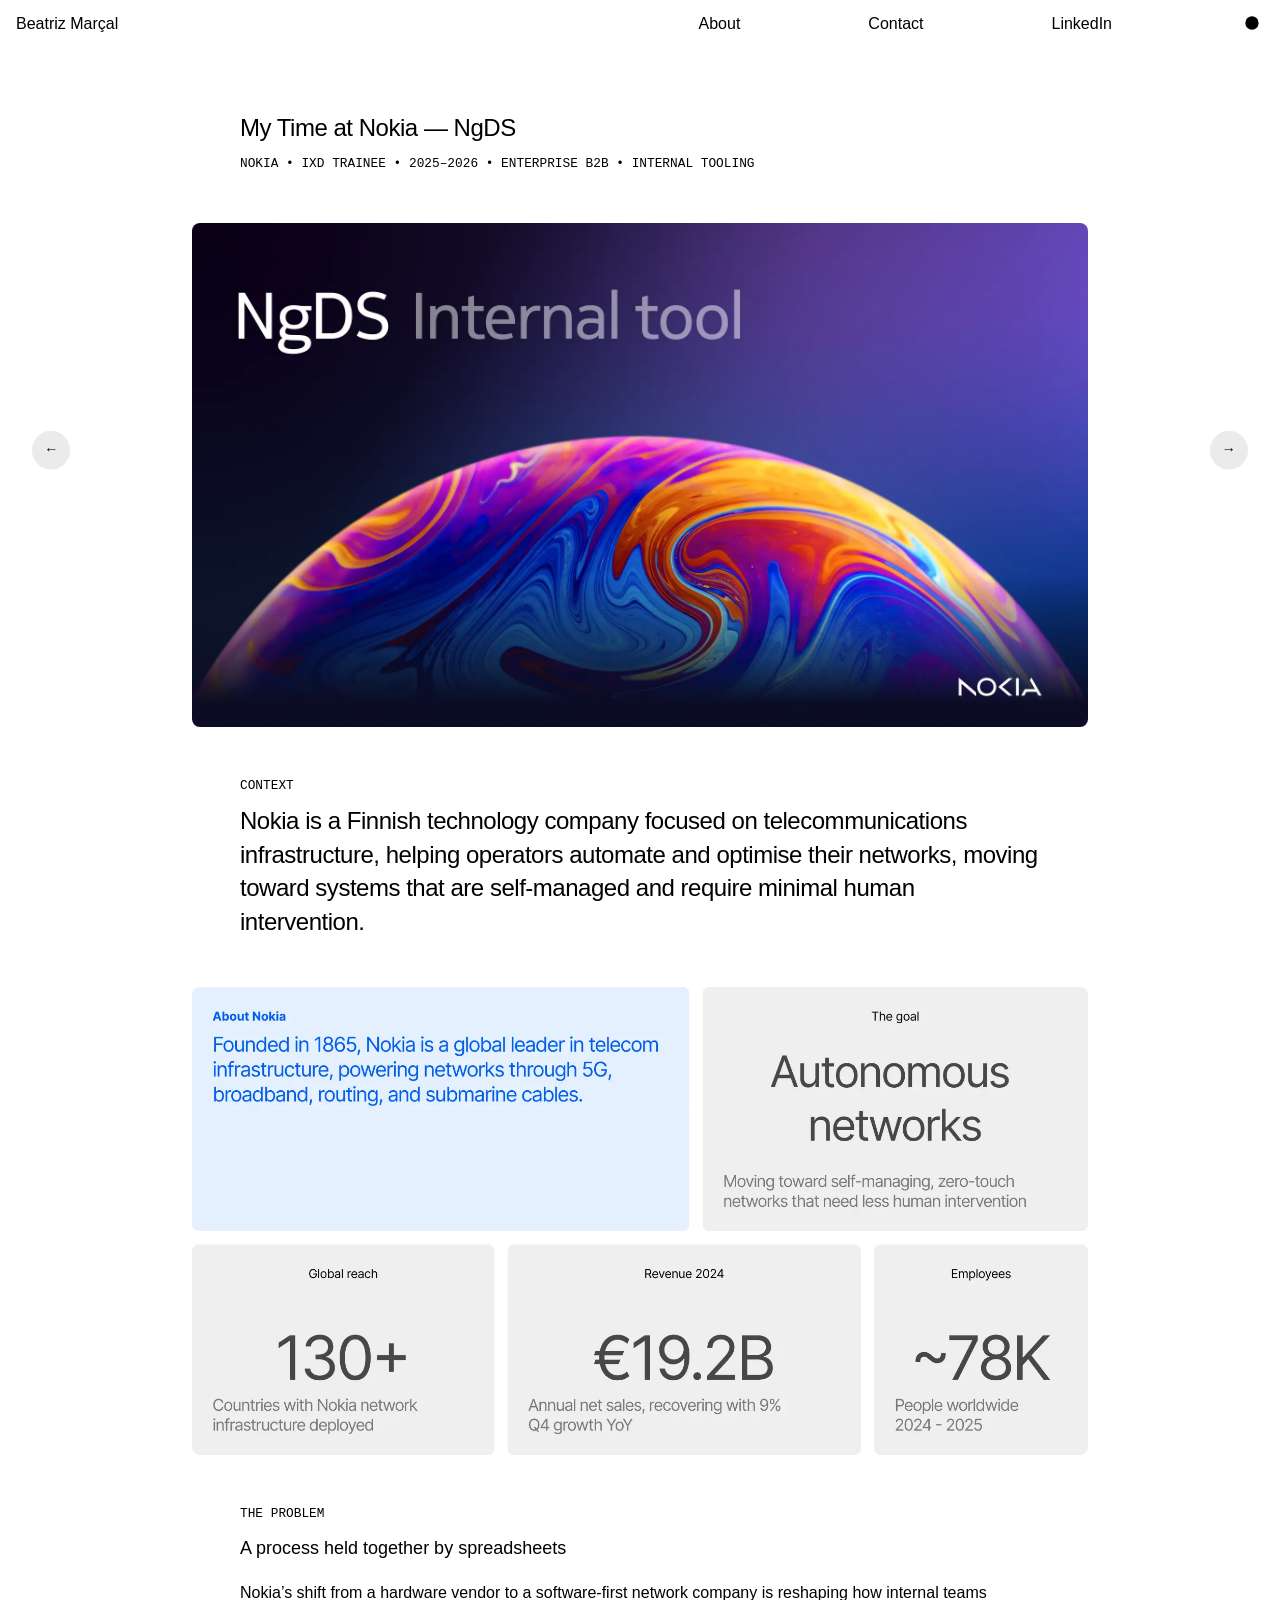
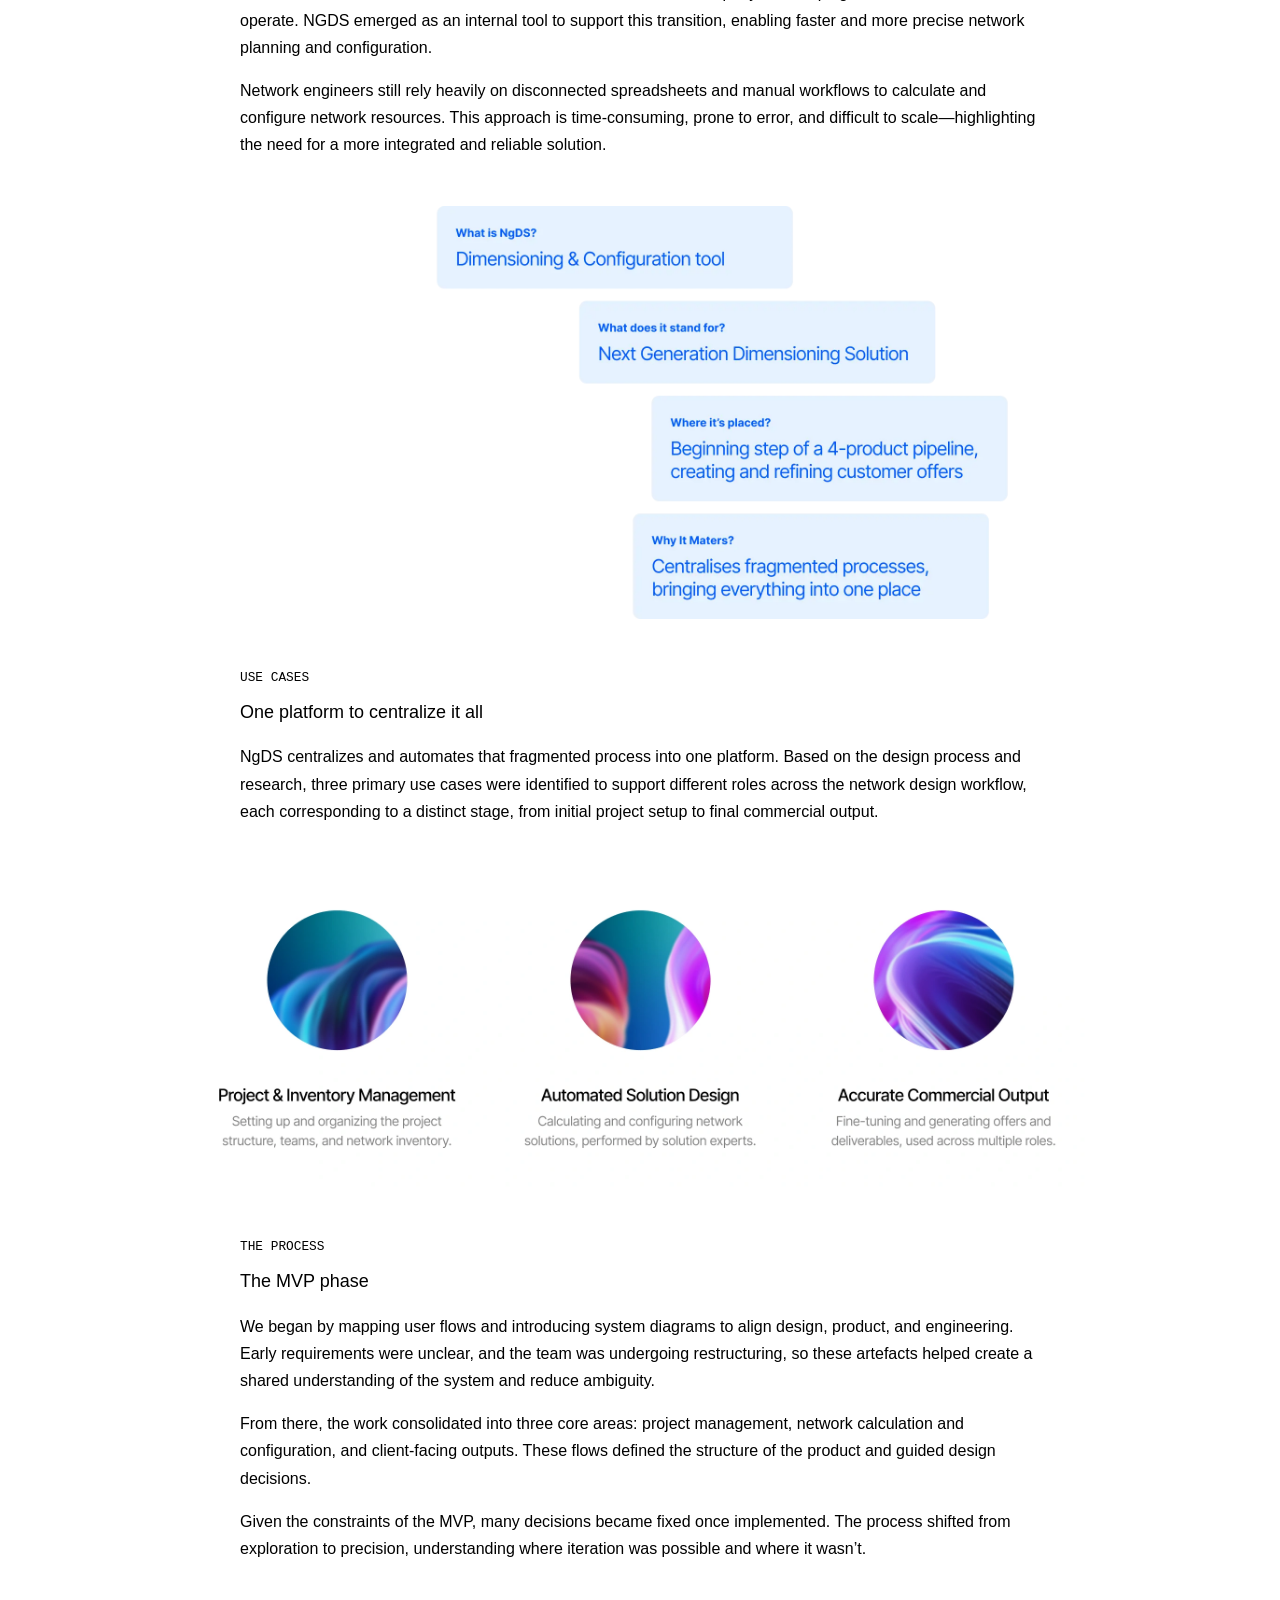
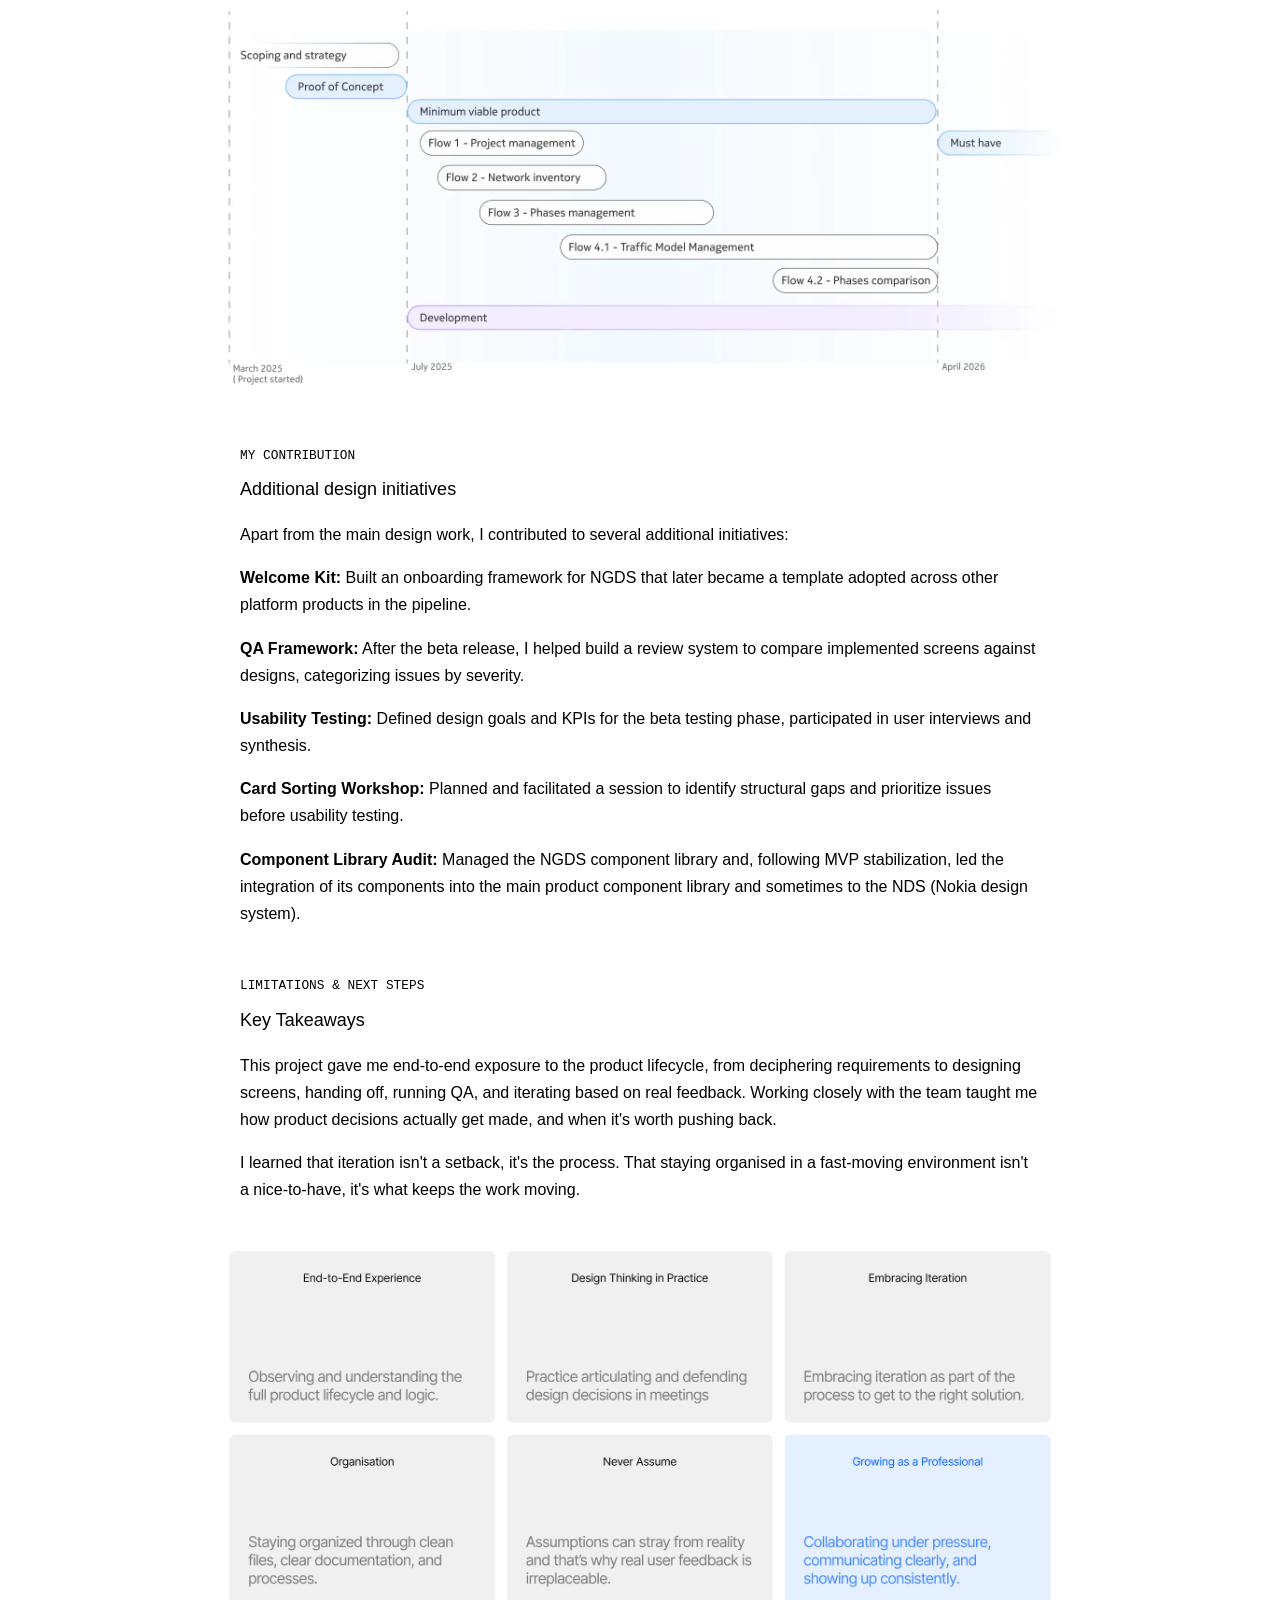
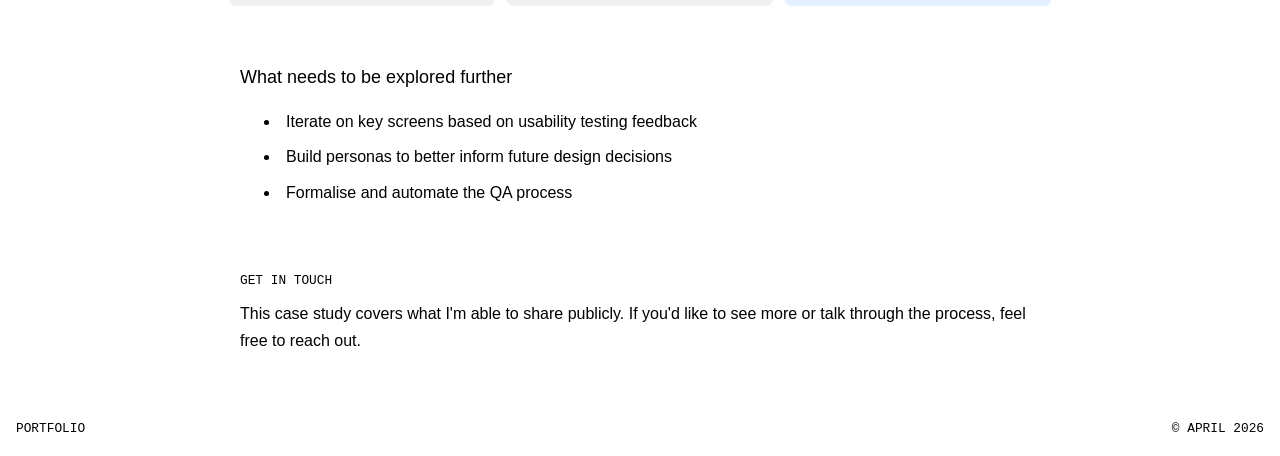
<file: ngds-case-study.html>
<!DOCTYPE html>
<html lang="en">
<head>
    <meta charset="UTF-8">
    <meta name="viewport" content="width=device-width, initial-scale=1.0">
    <link rel="icon" type="image/svg+xml" href="favicon.svg">
    <meta name="description" content="Finding My Footing at Nokia | IxD Trainee Experience by Beatriz Marçal">
    <title>Finding My Footing at Nokia | Beatriz Marçal</title>
    <link rel="stylesheet" href="main.css">
    <script>document.documentElement.setAttribute('data-theme',localStorage.getItem('theme')||(matchMedia('(prefers-color-scheme:dark)').matches?'dark':'light'));</script>
</head>
<body>
    <!-- Navigation -->
    <nav class="navbar">
        <div class="nav-container">
            <a href="index.html" class="nav-brand">Beatriz Marçal</a>
            <button class="nav-toggle" aria-label="Toggle navigation">
                <span></span>
                <span></span>
                <span></span>
            </button>
            <div class="nav-menu">
                <a href="info.html" class="nav-link">About</a>
                <a href="mailto:hello@beatrizmarcal.com" class="nav-link">Contact</a>
                <a href="https://www.linkedin.com/in/beatriz-marcal" target="_blank" rel="noopener noreferrer" class="nav-link">LinkedIn</a>
                <button class="theme-toggle" aria-label="Toggle theme">
                    <svg class="light-icon" width="24" height="24" viewBox="0 0 24 24" fill="none" xmlns="http://www.w3.org/2000/svg">
                        <circle cx="12" cy="12" r="8" fill="currentColor"/>
                    </svg>
                    <svg class="dark-icon" width="24" height="24" viewBox="0 0 24 24" fill="none" xmlns="http://www.w3.org/2000/svg" style="display: none;">
                        <circle cx="12" cy="12" r="8" stroke="currentColor" stroke-width="2"/>
                    </svg>
                </button>
            </div>
        </div>
    </nav>

    <!-- Project Detail -->
    <main class="project-detail">
        <div class="project-detail-grid">
            <article class="project-detail-container">
                <header class="project-header">
                    <h1 class="hero-title">My Time at Nokia — NgDS</h1>
                    <p class="caption">Nokia • IxD Trainee • 2025–2026 • Enterprise B2B • Internal Tooling</p>
                </header>
                <figure class="project-image">
                    <img src="Project_images/project5/cover.webp" alt="NgDS cover image" loading="lazy">
                </figure>

                <section class="project-section">
                    <h2 class="caption">Context</h2>
                    <p class="hero-title">Nokia is a Finnish technology company focused on telecommunications infrastructure, helping operators automate and optimise their networks, moving toward systems that are self-managed and require minimal human intervention.</p>
                </section>
                <figure class="project-image">
                    <img src="Project_images/project5/ngds-1.webp" alt="NgDS personas" loading="lazy">
                </figure>

                <section class="project-section">
                    <h2 class="caption">The Problem</h2>
                    <h3 class="subtitle">A process held together by spreadsheets</h3>
                    <p>Nokia’s shift from a hardware vendor to a software-first network company is reshaping how internal teams operate. NGDS emerged as an internal tool to support this transition, enabling faster and more precise network planning and configuration.</p>
                    <p>Network engineers still rely heavily on disconnected spreadsheets and manual workflows to calculate and configure network resources. This approach is time-consuming, prone to error, and difficult to scale—highlighting the need for a more integrated and reliable solution.</p>
                </section>
                <figure class="project-image">
                    <img src="Project_images/project5/ngds-2.webp" alt="NgDS personas" loading="lazy">
                </figure>

                <section class="project-section">
                    <h2 class="caption">Use cases</h2>
                    <h3 class="subtitle">One platform to centralize it all</h3>
                    <p>NgDS centralizes and automates that fragmented process into one platform. Based on the design process and research, three primary use cases were identified to support different roles across the network design workflow, each corresponding to a distinct stage, from initial project setup to final commercial output.</p>
                </section>
                <figure class="project-image">
                    <img src="Project_images/project5/ngds-4.webp" alt="NgDS personas" loading="lazy">
                </figure>
                
                <section class="project-section">
                    <h2 class="caption">The Process</h2>
                    <h3 class="subtitle">The MVP phase</h3>
                    <p>We began by mapping user flows and introducing system diagrams to align design, product, and engineering. Early requirements were unclear, and the team was undergoing restructuring, so these artefacts helped create a shared understanding of the system and reduce ambiguity.</p>
                    <p>From there, the work consolidated into three core areas: project management, network calculation and configuration, and client-facing outputs. These flows defined the structure of the product and guided design decisions.</p>
                    <p>Given the constraints of the MVP, many decisions became fixed once implemented. The process shifted from exploration to precision, understanding where iteration was possible and where it wasn’t.</p>
                </section>
                <figure class="project-image">
                    <img src="Project_images/project5/ngds-3.webp" alt="NgDS personas" loading="lazy">
                </figure>
                
                <section class="project-section">
                    <h2 class="caption">My contribution</h2>
                    <h3 class="subtitle">Additional design initiatives</h3>
                    <p>Apart from the main design work, I contributed to several additional initiatives:</p>
                    <p><strong>Welcome Kit: </strong> Built an onboarding framework for NGDS that later became a template adopted across other platform products in the pipeline.</p>
                    <p><strong>QA Framework:</strong> After the beta release, I helped build a review system to compare implemented screens against designs, categorizing issues by severity.</p>
                    <p><strong>Usability Testing: </strong> Defined design goals and KPIs for the beta testing phase, participated in user interviews and synthesis.</p>
                    <p><strong>Card Sorting Workshop: </strong> Planned and facilitated a session to identify structural gaps and prioritize issues before usability testing.</p>
                    <p><strong>Component Library Audit: </strong> Managed the NGDS component library and, following MVP stabilization, led the integration of its components into the main product component library and sometimes to the NDS (Nokia design system).</p>
                </section>

                <section class="project-section">
                    <h2 class="caption">Limitations & next steps</h2>
                    <h3 class="subtitle">Key Takeaways</h3>
                    <p>This project gave me end-to-end exposure to the product lifecycle, from deciphering requirements to designing screens, handing off, running QA, and iterating based on real feedback. Working closely with the team taught me how product decisions actually get made, and when it's worth pushing back.</p>
                    <p>I learned that iteration isn't a setback, it's the process. That staying organised in a fast-moving environment isn't a nice-to-have, it's what keeps the work moving.</p>
                </section>
                <figure class="project-image">
                    <img src="Project_images/project5/ngds-5.png" alt="NgDS personas" loading="lazy">
                </figure>

                <section class="project-section">
                    <h3 class="subtitle">What needs to be explored further</h3>
                    <ul>
                        <li>Iterate on key screens based on usability testing feedback</li>
                        <li>Build personas to better inform future design decisions</li>
                        <li>Formalise and automate the QA process</li>
                    </ul>
                </section>

                <section class="project-section">
                    <h2 class="caption">Get in Touch</h2>
                    <p>This case study covers what I'm able to share publicly. If you'd like to see more or talk through the process, feel free to reach out.</p>
                </section>
            </article>
        </div>
    </main>

    <!-- Project Navigation Arrows -->
    <nav class="project-nav-arrows">
        <a href="revolut-case-study.html" class="project-nav-arrow prev"></a>
        <a href="suprafood-case-study.html" class="project-nav-arrow next"></a>
    </nav>

    <footer class="footer">
        <p class="caption">Portfolio</p>
        <p class="caption">© April 2026</p>
    </footer>

    <script src="script.js"></script>
</body>
</html>
</file>
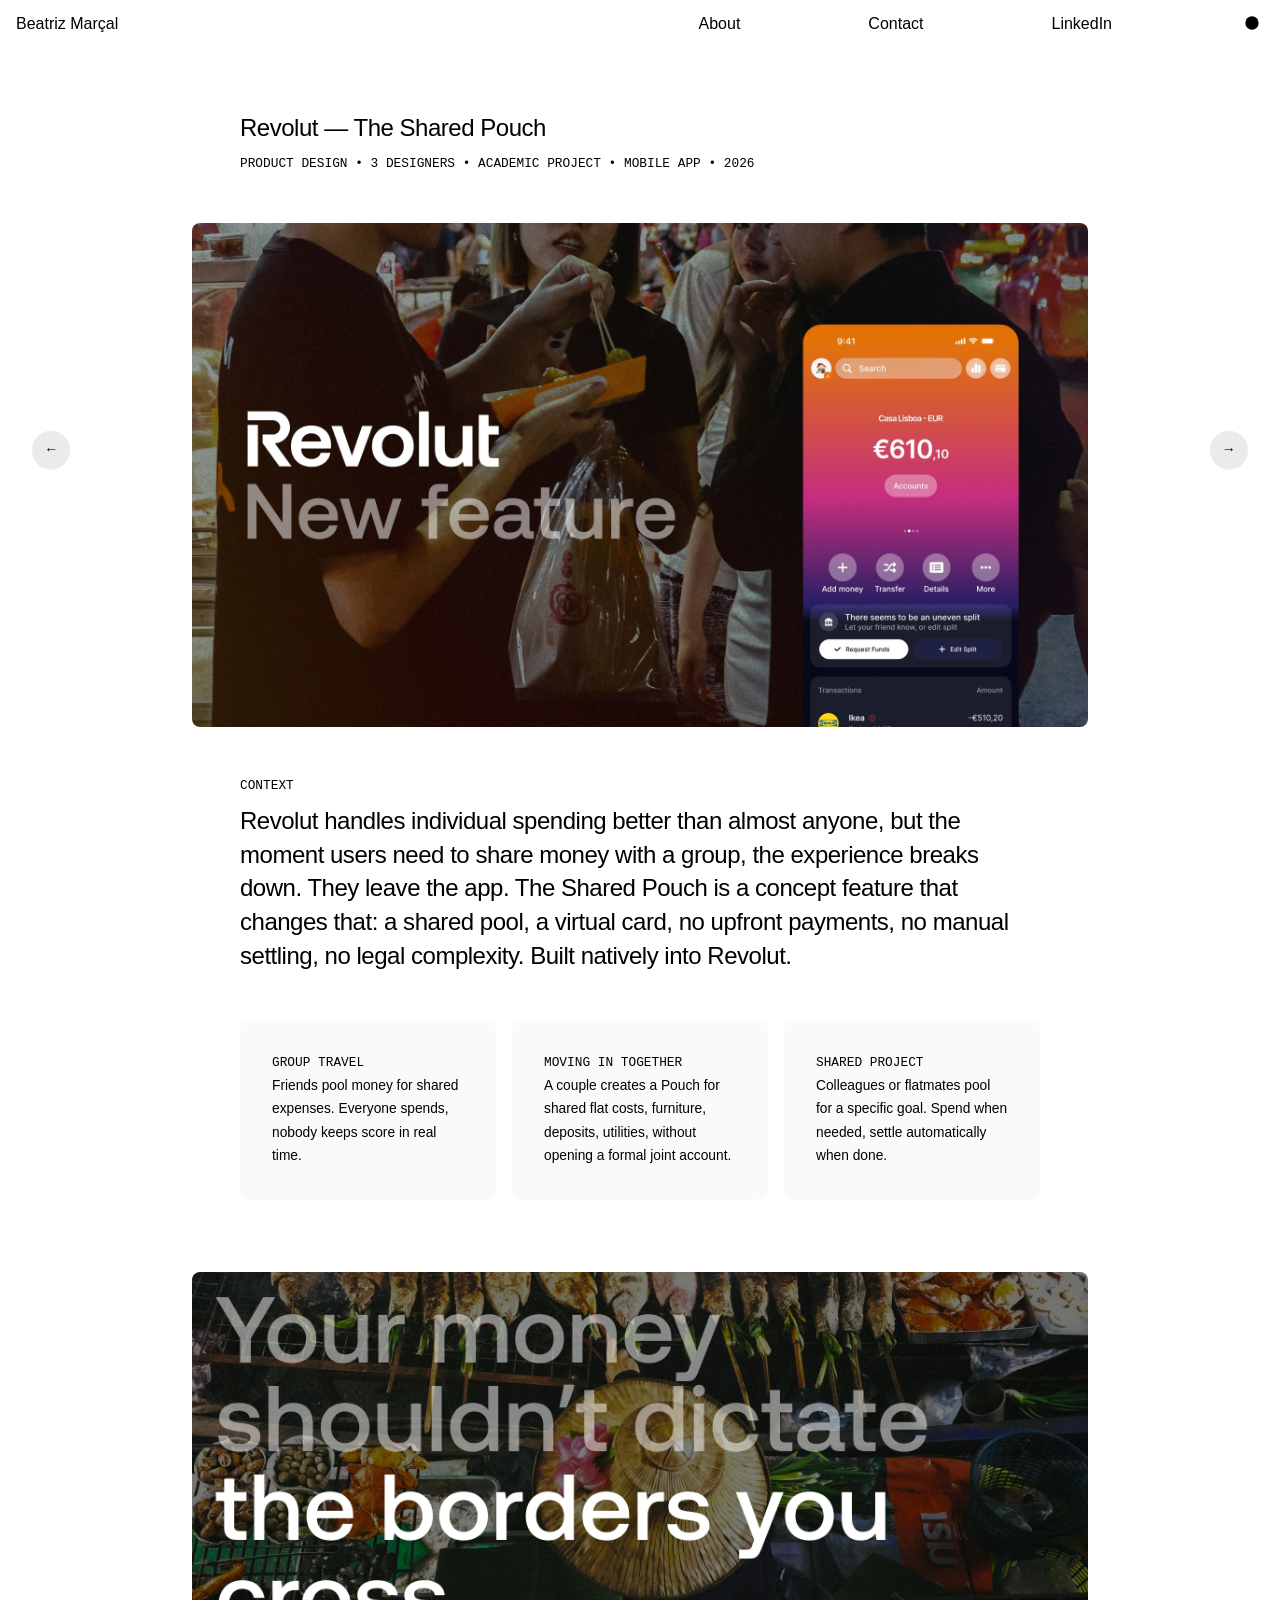
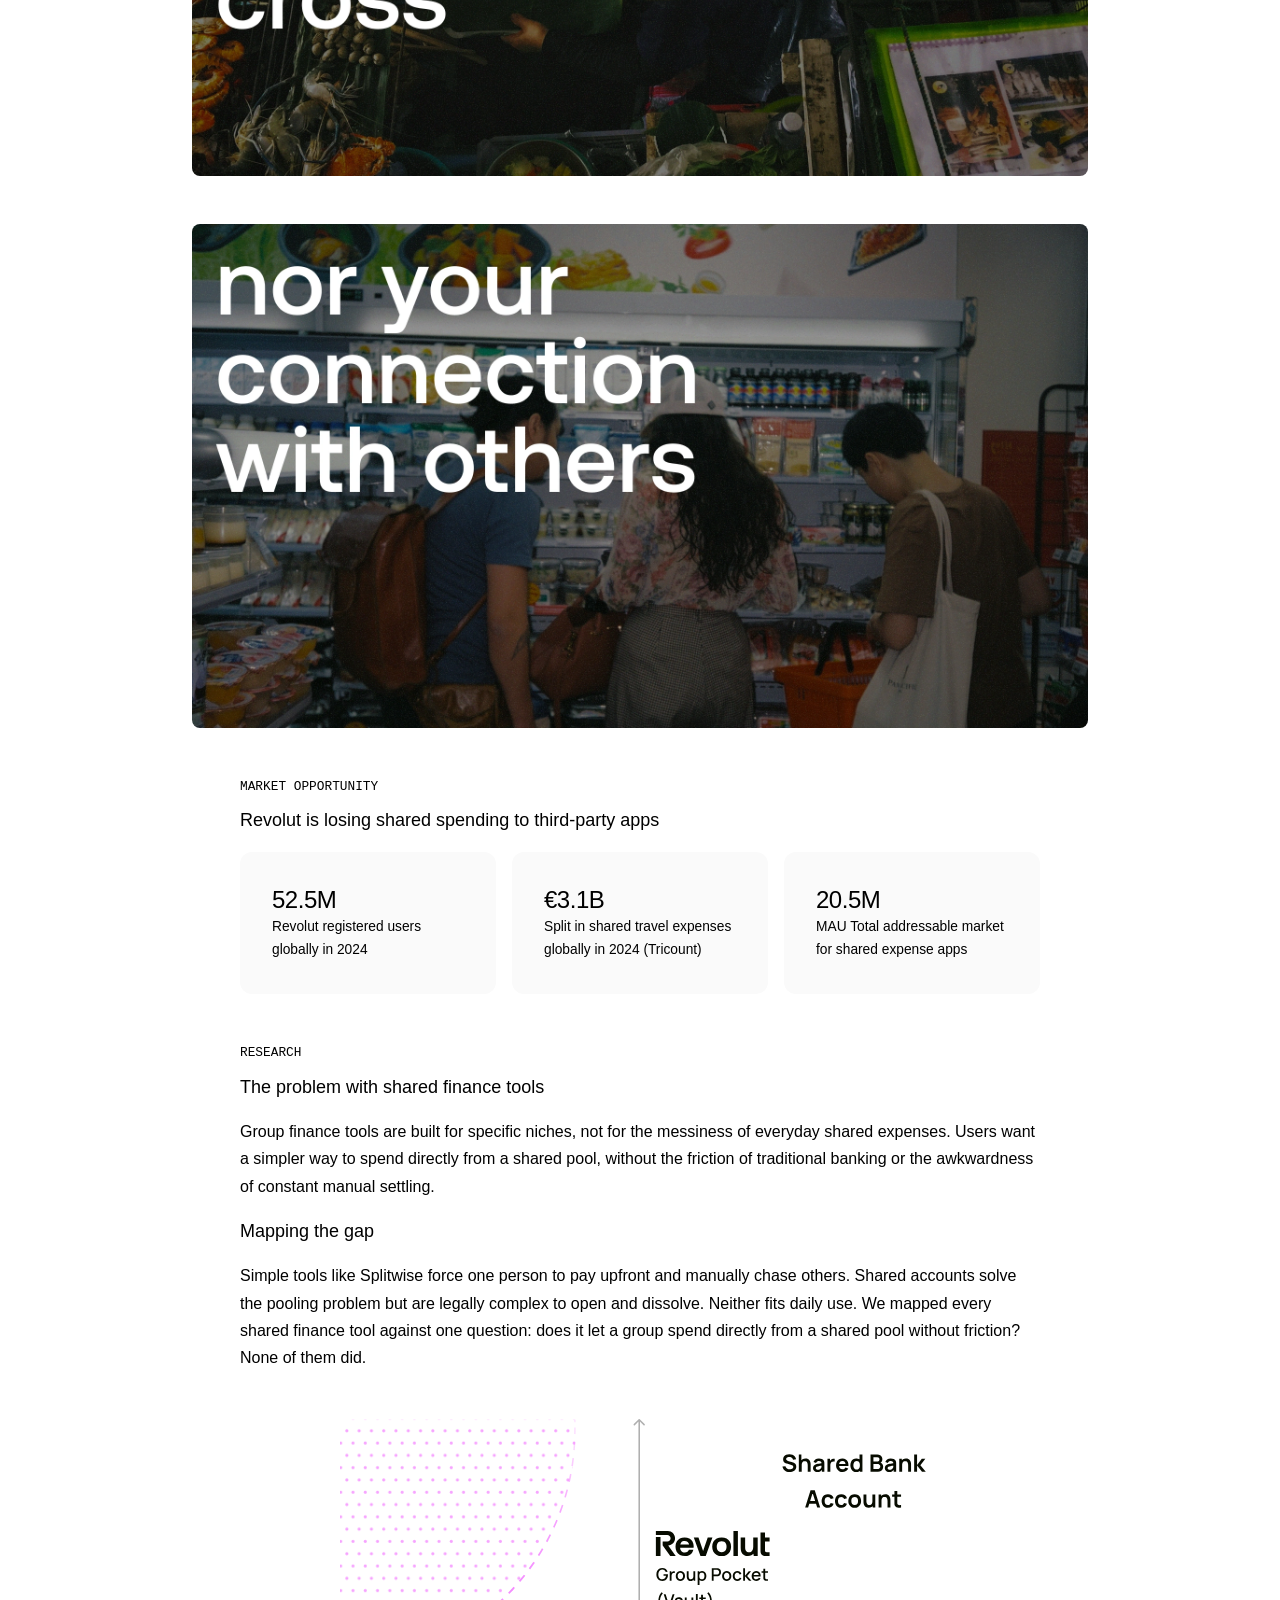
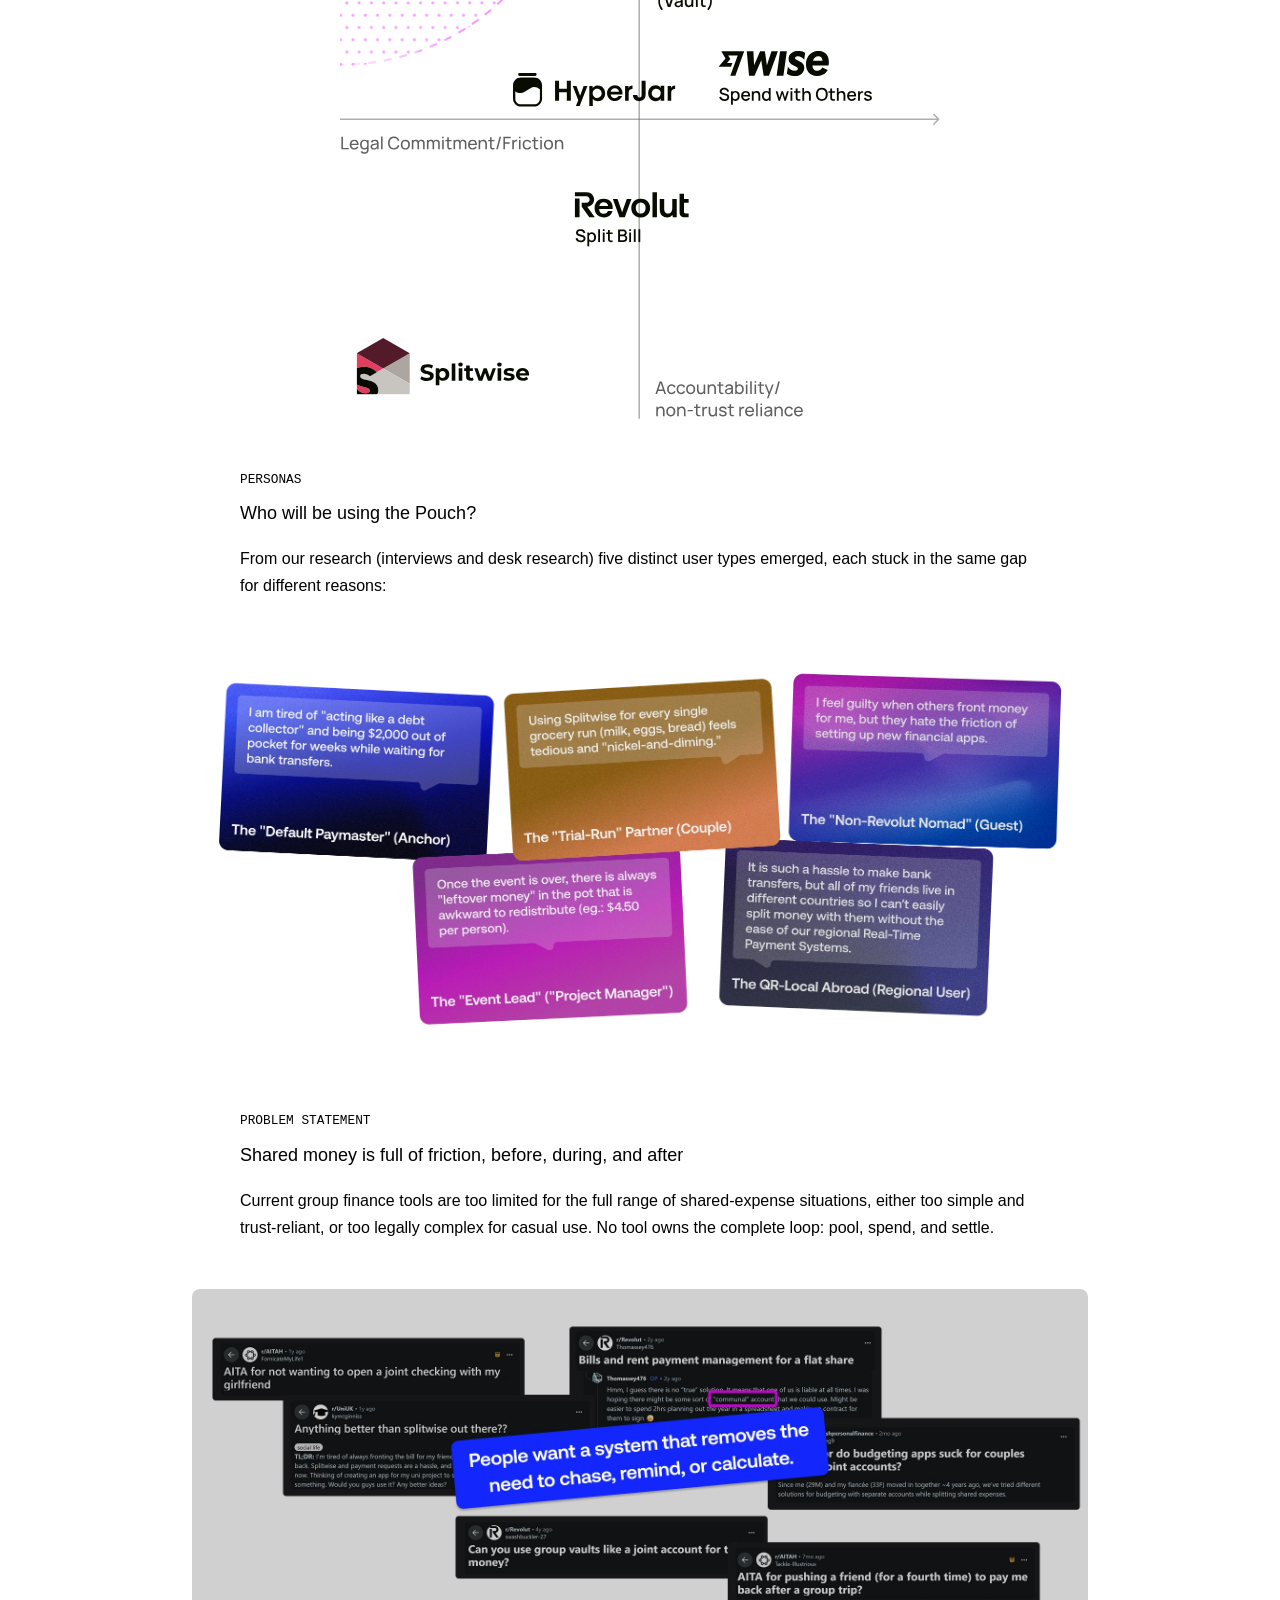
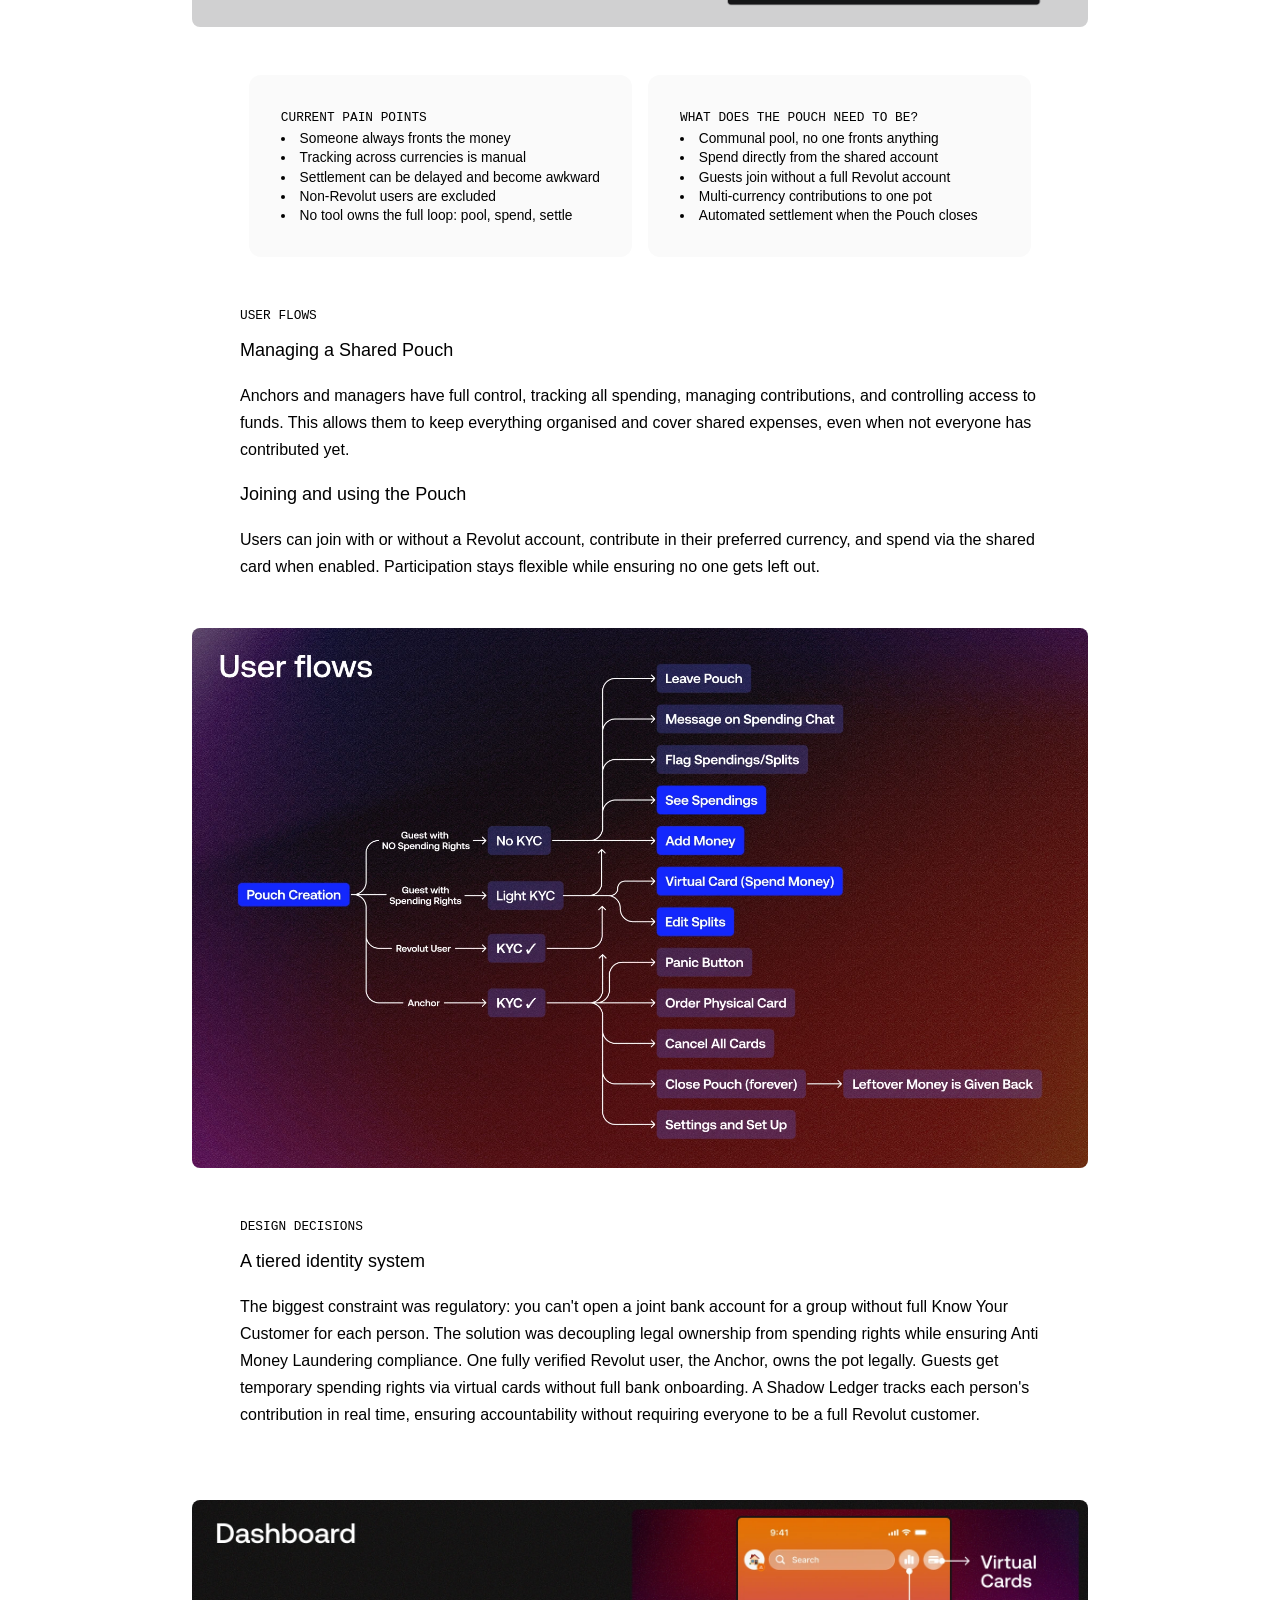
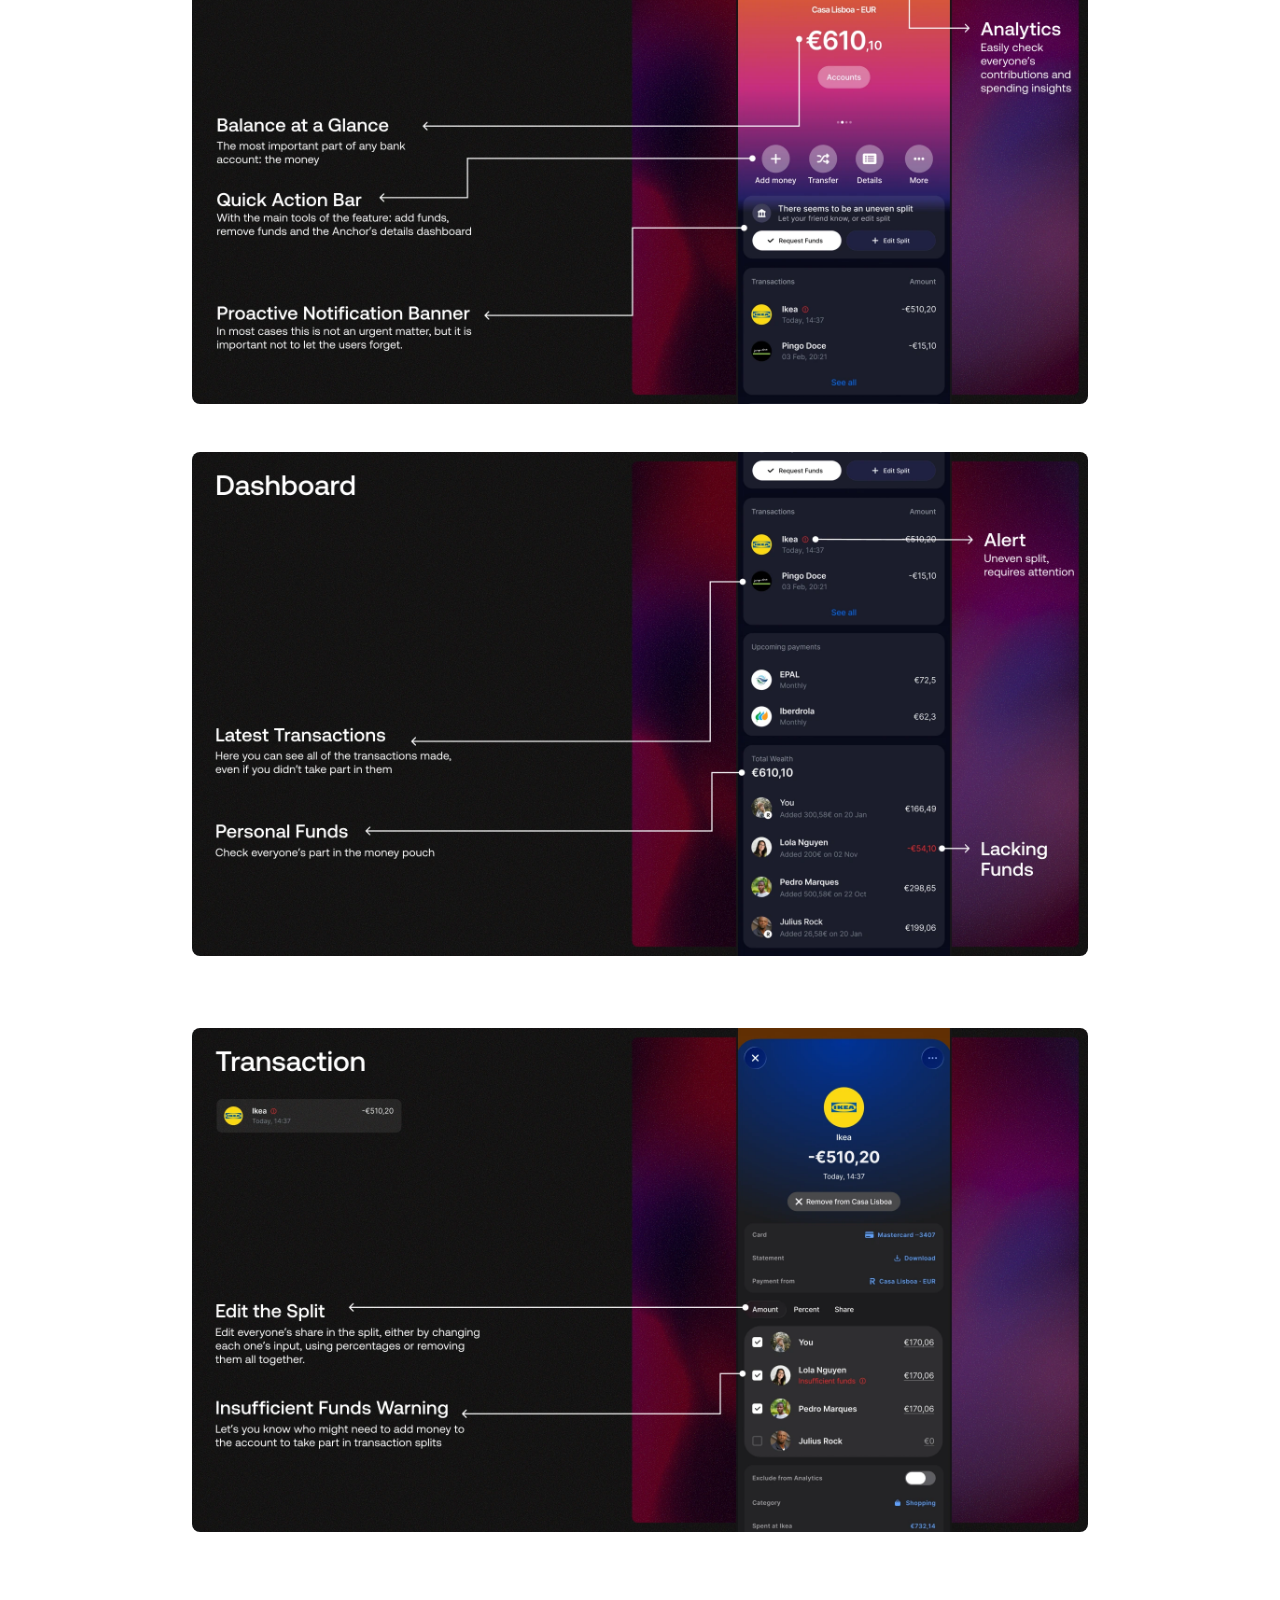
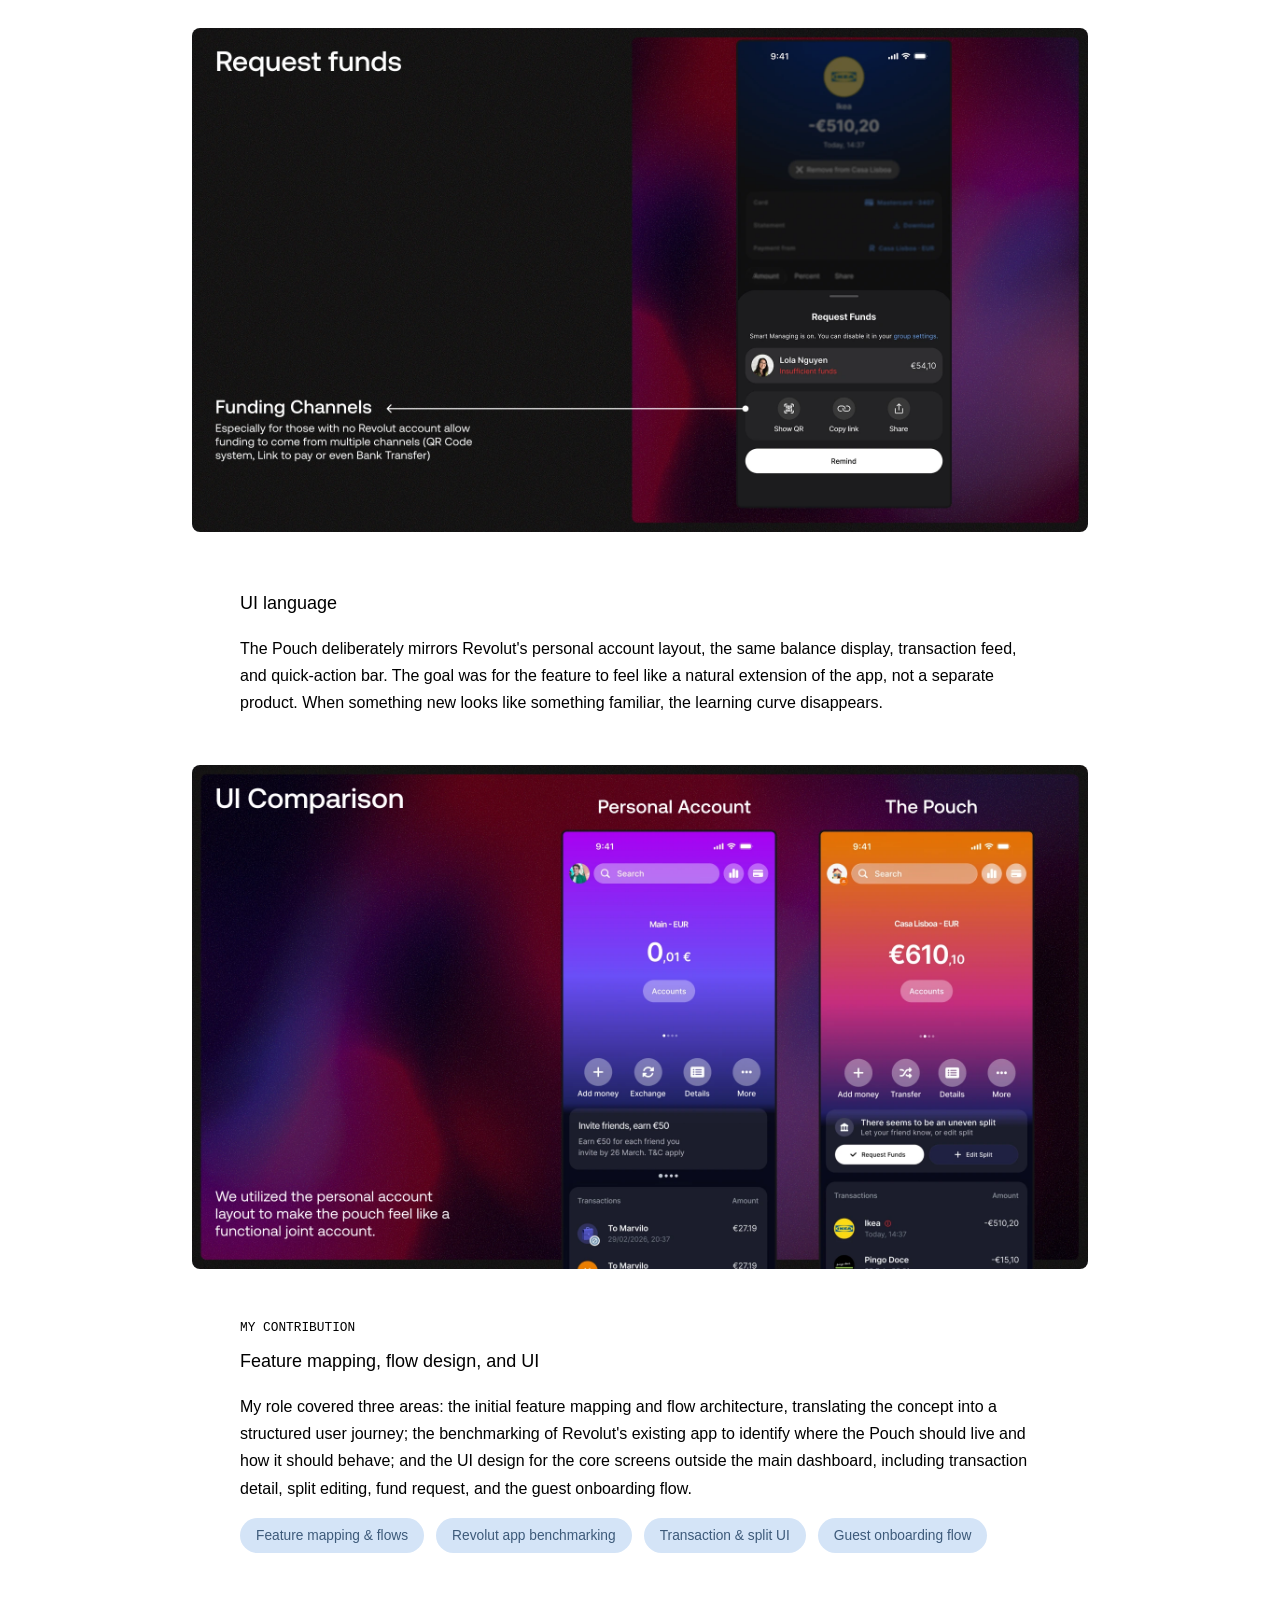
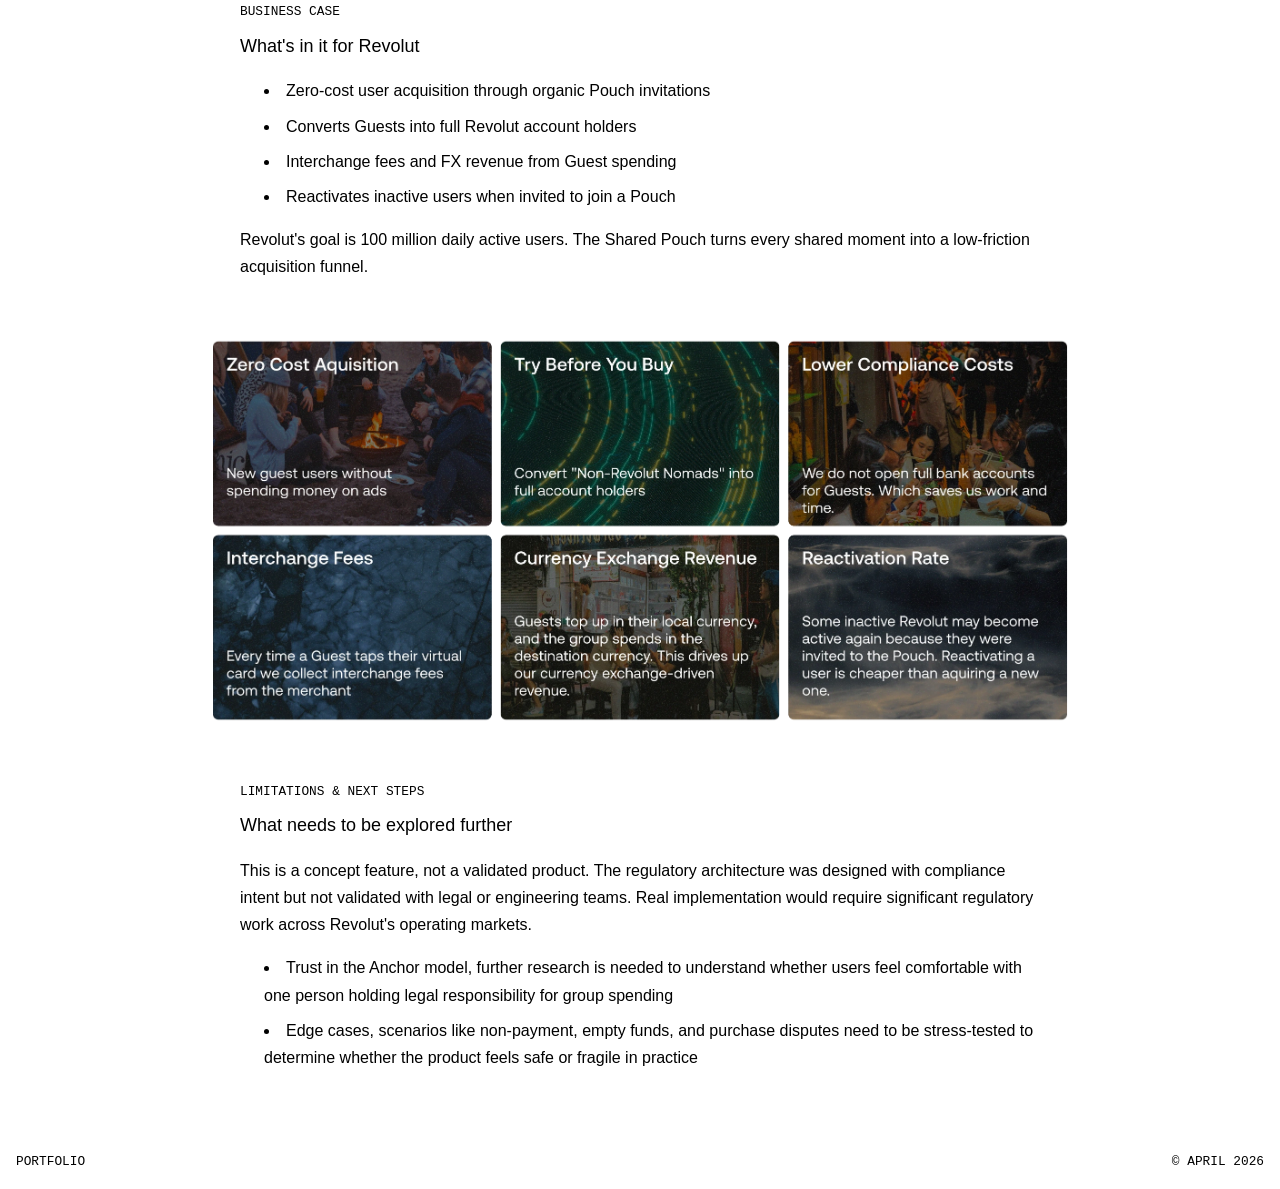
<file: project-4.html>
<!DOCTYPE html>
<html lang="en">
<head>
    <meta charset="UTF-8">
    <meta name="viewport" content="width=device-width, initial-scale=1.0">
    <link rel="icon" type="image/svg+xml" href="favicon.svg">
    <meta name="description" content="Revolut — The Shared Pouch - Concept Feature Design Case Study by Beatriz Marçal">
    <title>Revolut — The Shared Pouch | Beatriz Marçal</title>
    <link rel="stylesheet" href="main.css">
    <script>document.documentElement.setAttribute('data-theme',localStorage.getItem('theme')||(matchMedia('(prefers-color-scheme:dark)').matches?'dark':'light'));</script>
</head>
<body>
    <!-- Navigation -->
    <nav class="navbar">
        <div class="nav-container">
            <a href="index.html" class="nav-brand">Beatriz Marçal</a>
            <button class="nav-toggle" aria-label="Toggle navigation">
                <span></span>
                <span></span>
                <span></span>
            </button>
            <div class="nav-menu">
                <a href="info.html" class="nav-link">About</a>
                <a href="mailto:hello@beatrizmarcal.com" class="nav-link">Contact</a>
                <a href="https://www.linkedin.com/in/beatriz-marcal" target="_blank" rel="noopener noreferrer" class="nav-link">LinkedIn</a>
                <button class="theme-toggle" aria-label="Toggle theme">
                    <svg class="light-icon" width="24" height="24" viewBox="0 0 24 24" fill="none" xmlns="http://www.w3.org/2000/svg">
                        <circle cx="12" cy="12" r="8" fill="currentColor"/>
                    </svg>
                    <svg class="dark-icon" width="24" height="24" viewBox="0 0 24 24" fill="none" xmlns="http://www.w3.org/2000/svg" style="display: none;">
                        <circle cx="12" cy="12" r="8" stroke="currentColor" stroke-width="2"/>
                    </svg>
                </button>
            </div>
        </div>
    </nav>

    <!-- Project Detail -->
    <main class="project-detail">
        <div class="project-detail-grid">
            <article class="project-detail-container">
                <header class="project-header">
                    <h1 class="hero-title">Revolut — The Shared Pouch</h1>
                    <p class="caption">Product Design • 3 designers • Academic project • Mobile app • 2026</p>
                </header>
                <figure class="project-image">
                    <img src="Project_images/project4/revolut-cover.webp" alt="Revolut cover image" loading="lazy">
                </figure>


                <section class="project-section">
                    <h2 class="caption">Context</h2>
                    <p class="hero-title">Revolut handles individual spending better than almost anyone, but the moment users need to share money with a group, the experience breaks down. They leave the app. The Shared Pouch is a concept feature that changes that: a shared pool, a virtual card, no upfront payments, no manual settling, no legal complexity. Built natively into Revolut.</p>
                </section>

                <section class="project-section">
                    <div class="card-grid-3">
                        <div class="card">
                            <h3 class="caption">Group travel</h3>
                            <p class="text-2">Friends pool money for shared expenses. Everyone spends, nobody keeps score in real time.</p>
                        </div>
                        <div class="card">
                            <h3 class="caption">Moving in together</h3>
                            <p class="text-2">A couple creates a Pouch for shared flat costs, furniture, deposits, utilities, without opening a formal joint account.</p>
                        </div>
                        <div class="card">
                            <h3 class="caption">Shared project</h3>
                            <p class="text-2">Colleagues or flatmates pool for a specific goal. Spend when needed, settle automatically when done.</p>
                        </div>
                    </div>
                </section>
               
                <div class="stacking-images">
                    <ul style="--images: 2;">
                        <li>
                            <div>
                                <img src="Project_images/project4/context1.webp" alt="Revolut context 1" loading="lazy">
                            </div>
                        </li>
                        <li>
                            <div>
                                <img src="Project_images/project4/context2.webp" alt="Revolut context 2" loading="lazy">
                            </div>
                        </li>
                    </ul>
                </div>
              


                <section class="project-section">
                    <h2 class="caption">Market opportunity</h2>
                    <h3 class="subtitle">Revolut is losing shared spending to third-party apps</h3>
                    <div class="card-grid-3">
                        <div class="card">
                            <h3 class="hero-title">52.5M</h3>
                            <p class="text-2">Revolut registered users globally in 2024</p>
                        </div>
                        <div class="card">
                            <h3 class="hero-title">€3.1B</h3>
                            <p class="text-2">Split in shared travel expenses globally in 2024 (Tricount)</p>
                        </div>
                        <div class="card">
                            <h3 class="hero-title">20.5M</h3>
                            <p class="text-2">MAU Total addressable market for shared expense apps</p>
                        </div>
                    </div>
                    <h2 class="caption">Research</h2>
                    <h3 class="subtitle">The problem with shared finance tools</h3>
                    <p>Group finance tools are built for specific niches, not for the messiness of everyday shared expenses. Users want a simpler way to spend directly from a shared pool, without the friction of traditional banking or the awkwardness of constant manual settling.</p>
                    <h3 class="subtitle">Mapping the gap</h3>
                    <p>Simple tools like Splitwise force one person to pay upfront and manually chase others. Shared accounts solve the pooling problem but are legally complex to open and dissolve. Neither fits daily use. We mapped every shared finance tool against one question: does it let a group spend directly from a shared pool without friction? None of them did.</p>
                </section>

                <figure class="project-image-small">
                    <img src="Project_images/project4/revolut-1.svg" alt="Design system foundations" class="svg-invert-light" loading="lazy">
                </figure>

                <section class="project-section">
                    <h2 class="caption">Personas</h2>
                    <h3 class="subtitle">Who will be using the Pouch?</h3>
                    <p>From our research (interviews and desk research) five distinct user types emerged, each stuck in the same gap for different reasons:</p>
                </section>
                <figure class="project-image">
                    <img src="Project_images/project4/revolut-2.webp" alt="Personas" loading="lazy">
                </figure>
                

                <section class="project-section">
                    <h2 class="caption">Problem statement</h2>
                    <h3 class="subtitle">Shared money is full of friction, before, during, and after</h3>
                    <p>Current group finance tools are too limited for the full range of shared-expense situations, either too simple and trust-reliant, or too legally complex for casual use. No tool owns the complete loop: pool, spend, and settle.</p>
                </section>
                <figure class="project-image">
                    <img src="Project_images/project4/revolut-3.webp" alt="Personas" loading="lazy">
                </figure>
                <div class="card-grid">
                    <div class="card">
                        <h3 class="caption">Current pain points</h3>
                        <ul>
                            <li class="text-2">Someone always fronts the money</li>
                            <li class="text-2">Tracking across currencies is manual</li>
                            <li class="text-2">Settlement can be delayed and become awkward</li>
                            <li class="text-2">Non-Revolut users are excluded</li>
                            <li class="text-2">No tool owns the full loop: pool, spend, settle</li>
                        </ul>
                    </div>
                    <div class="card">
                        <h3 class="caption">What does the Pouch need to be?</h3>
                        <ul>
                            <li class="text-2">Communal pool, no one fronts anything</li>
                            <li class="text-2">Spend directly from the shared account</li>
                            <li class="text-2">Guests join without a full Revolut account</li>
                            <li class="text-2">Multi-currency contributions to one pot</li>
                            <li class="text-2">Automated settlement when the Pouch closes</li>
                        </ul>
                    </div>
                </div>

                <section class="project-section">
                    <h2 class="caption">User flows</h2>
                    <h3 class="subtitle">Managing a Shared Pouch</h3>
                    <p>Anchors and managers have full control, tracking all spending, managing contributions, and controlling access to funds. This allows them to keep everything organised and cover shared expenses, even when not everyone has contributed yet.</p>
                    <h3 class="subtitle">Joining and using the Pouch</h3>
                    <p>Users can join with or without a Revolut account, contribute in their preferred currency, and spend via the shared card when enabled. Participation stays flexible while ensuring no one gets left out.</p>  
                </section>
                <figure class="project-image">
                    <img src="Project_images/project4/revolut-4.webp" alt="Design process and wireframes" loading="lazy">
                </figure>

                <section class="project-section">
                    <h2 class="caption">Design decisions</h2>
                    <h3 class="subtitle">A tiered identity system</h3>
                    <p>The biggest constraint was regulatory: you can't open a joint bank account for a group without full Know Your Customer for each person. The solution was decoupling legal ownership from spending rights while ensuring Anti Money Laundering compliance. One fully verified Revolut user, the Anchor, owns the pot legally. Guests get temporary spending rights via virtual cards without full bank onboarding. A Shadow Ledger tracks each person's contribution in real time, ensuring accountability without requiring everyone to be a full Revolut customer.</p>
                </section>

                <div class="stacking-images">
                    <ul style="--images: 4;">
                        <li>
                            <div>
                                <img src="Project_images/project4/revolut-5.webp" alt="Design process and wireframes" loading="lazy">
                            </div>
                        </li>
                        <li>
                            <div>
                                <img src="Project_images/project4/revolut-6.webp" alt="Final prototype showcase" loading="lazy">
                            </div>
                        </li>
                        <li>
                            <div>
                                <img src="Project_images/project4/revolut-7.webp" alt="Design process and wireframes" loading="lazy">
                            </div>
                        </li>
                        <li>
                            <div>
                                <img src="Project_images/project4/revolut-8.webp" alt="Final prototype showcase" loading="lazy">
                            </div>
                        </li>
                    </ul>
                </div>

                <section class="project-section">
                    <h3 class="subtitle">UI language</h3>
                    <p>The Pouch deliberately mirrors Revolut's personal account layout, the same balance display, transaction feed, and quick-action bar. The goal was for the feature to feel like a natural extension of the app, not a separate product. When something new looks like something familiar, the learning curve disappears.</p>
                </section>

                <figure class="project-image">
                    <img src="Project_images/project4/revolut-9.webp" alt="Design system components" loading="lazy">
                </figure>
                
                <section class="project-section">
                    <h2 class="caption">My contribution</h2>
                    <h3 class="subtitle">Feature mapping, flow design, and UI</h3>
                    <p>My role covered three areas: the initial feature mapping and flow architecture, translating the concept into a structured user journey; the benchmarking of Revolut's existing app to identify where the Pouch should live and how it should behave; and the UI design for the core screens outside the main dashboard, including transaction detail, split editing, fund request, and the guest onboarding flow.</p>
                    <div class="chips-container">
                        <span class="chip">Feature mapping & flows</span>
                        <span class="chip">Revolut app benchmarking</span>
                        <span class="chip">Transaction & split UI</span>
                        <span class="chip">Guest onboarding flow</span>
                    </div>
                </section>

                <section class="project-section">
                    <h2 class="caption">Business case</h2>
                    <h3 class="subtitle">What's in it for Revolut</h3>
                    <ul>
                        <li>Zero-cost user acquisition through organic Pouch invitations</li>
                        <li>Converts Guests into full Revolut account holders</li>
                        <li>Interchange fees and FX revenue from Guest spending</li>
                        <li>Reactivates inactive users when invited to join a Pouch</li>
                    </ul>
                    <p>Revolut's goal is 100 million daily active users. The Shared Pouch turns every shared moment into a low-friction acquisition funnel.</p>
                </section>

                <figure class="project-image">
                    <img src="Project_images/project4/revolut-10.webp" alt="Design system components" loading="lazy">
                </figure>


                <section class="project-section">
                    <h2 class="caption">Limitations & next steps</h2>
                    <h3 class="subtitle">What needs to be explored further</h3>
                    <p>This is a concept feature, not a validated product. The regulatory architecture was designed with compliance intent but not validated with legal or engineering teams. Real implementation would require significant regulatory work across Revolut's operating markets.</p>
                     <ul>
                        <li>Trust in the Anchor model, further research is needed to understand whether users feel comfortable with one person holding legal responsibility for group spending</li>
                        <li>Edge cases, scenarios like non-payment, empty funds, and purchase disputes need to be stress-tested to determine whether the product feels safe or fragile in practice</li>
                    </ul>
                </section>
            </article>
        </div>
    </main>

    <!-- Project Navigation Arrows -->
    <nav class="project-nav-arrows">
        <a href="project-1.html" class="project-nav-arrow prev"></a>
        <a href="project-5.html" class="project-nav-arrow next"></a>
    </nav>

   <footer class="footer">
        <p class="caption">Portfolio</p>
        <p class="caption">© April 2026</p>
    </footer>
    <script src="script.js"></script>
</body>
</html>
</file>
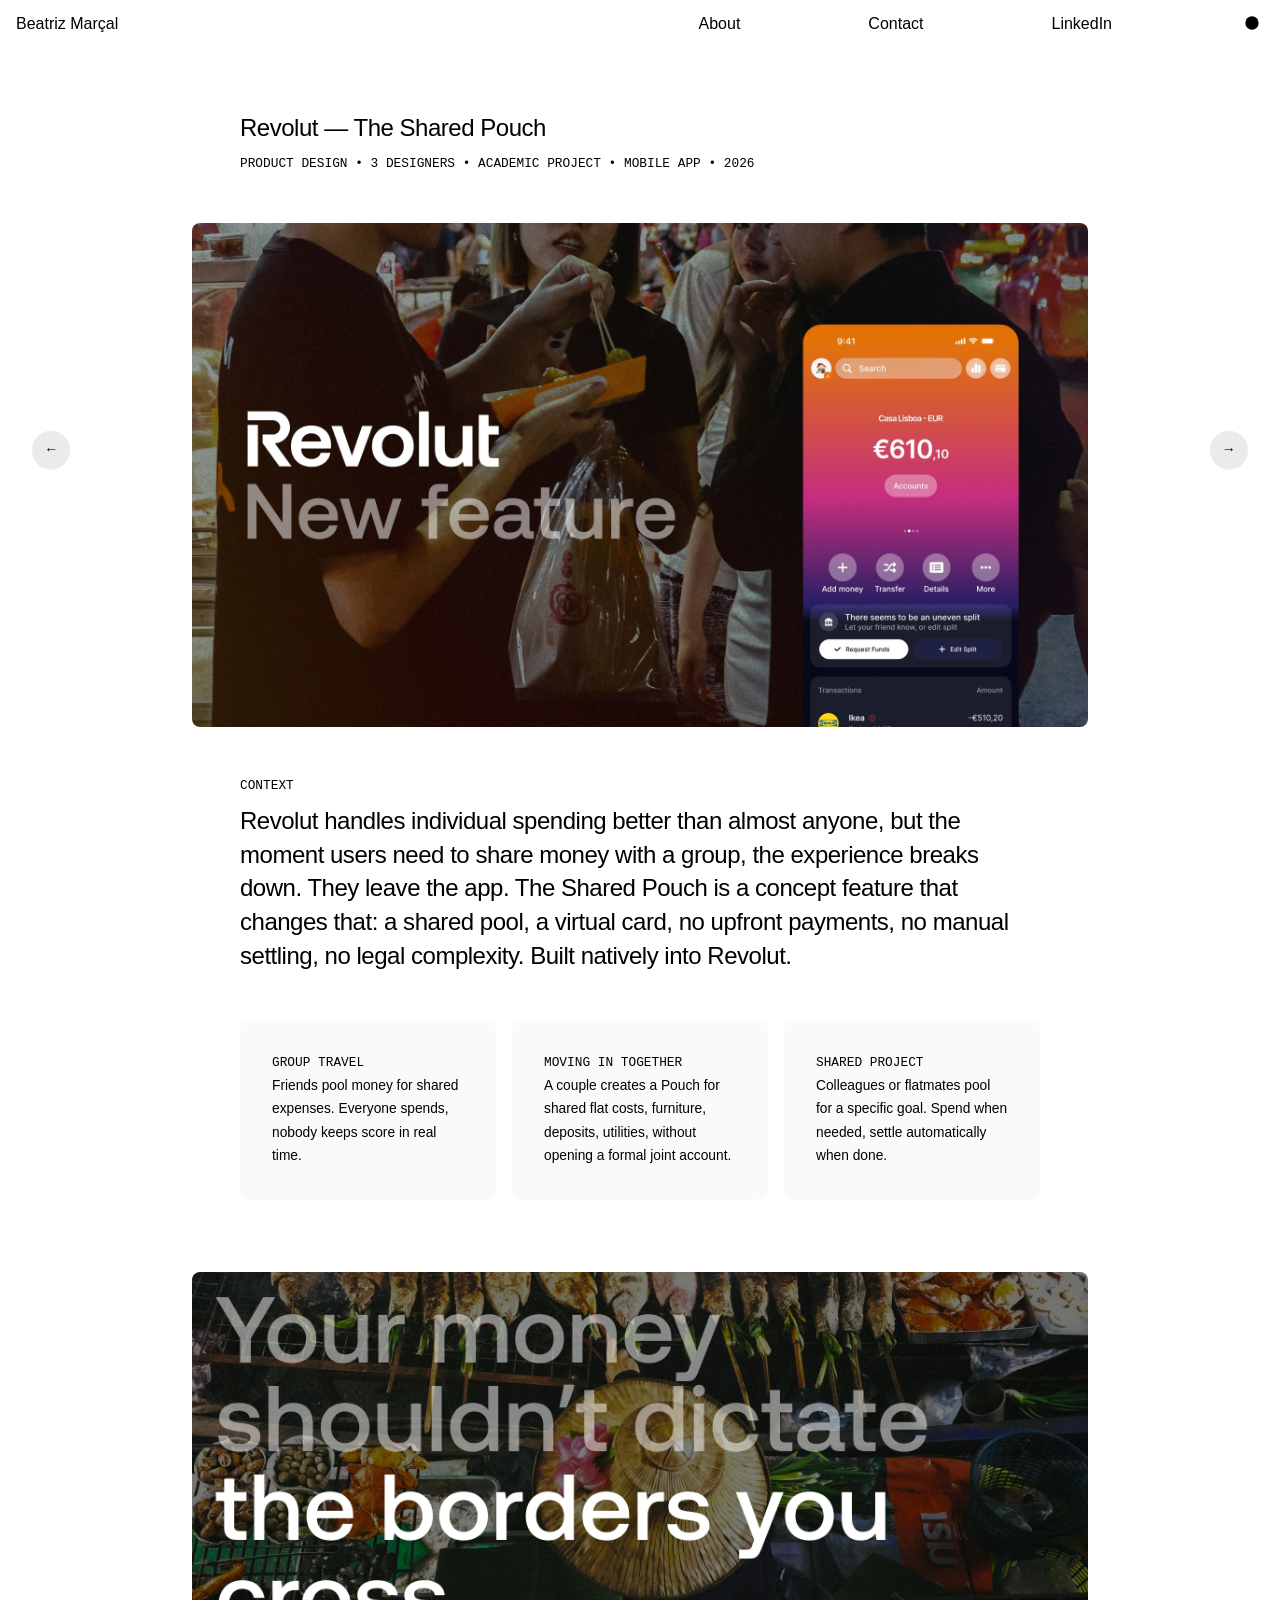
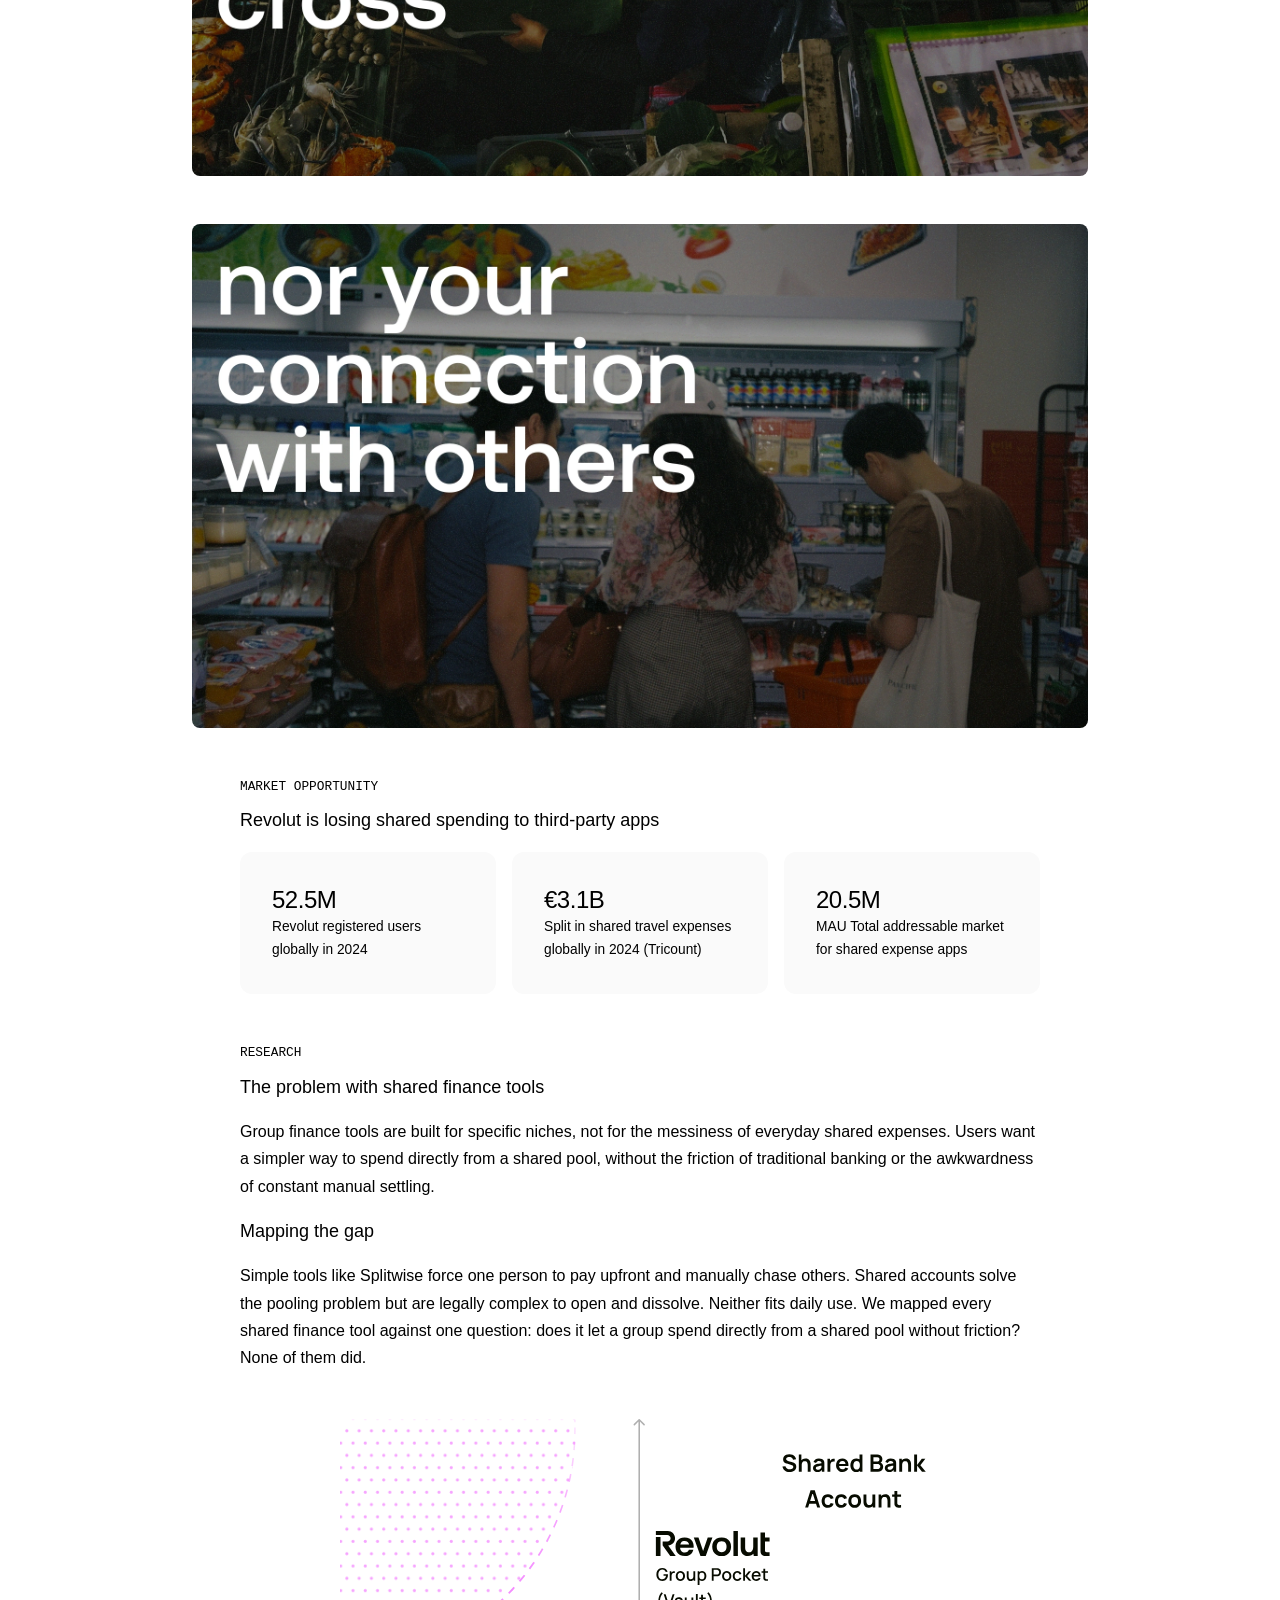
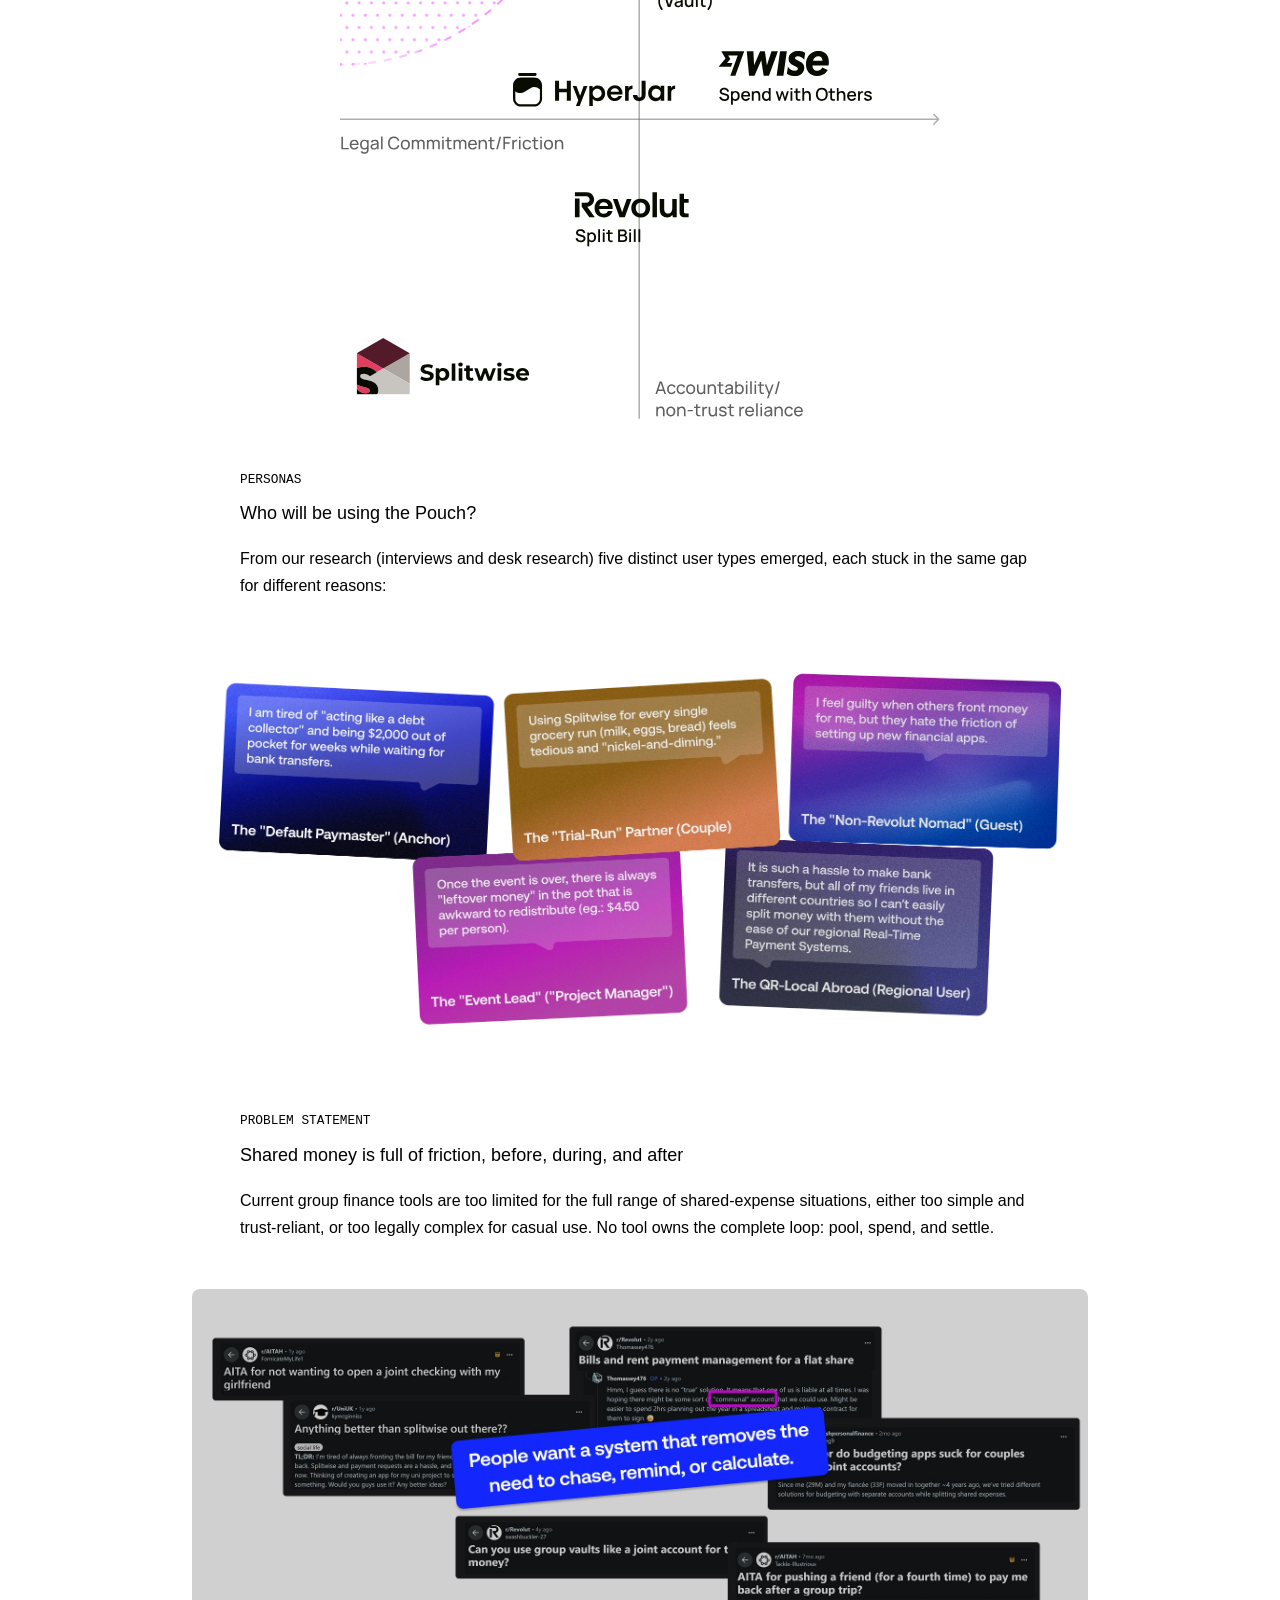
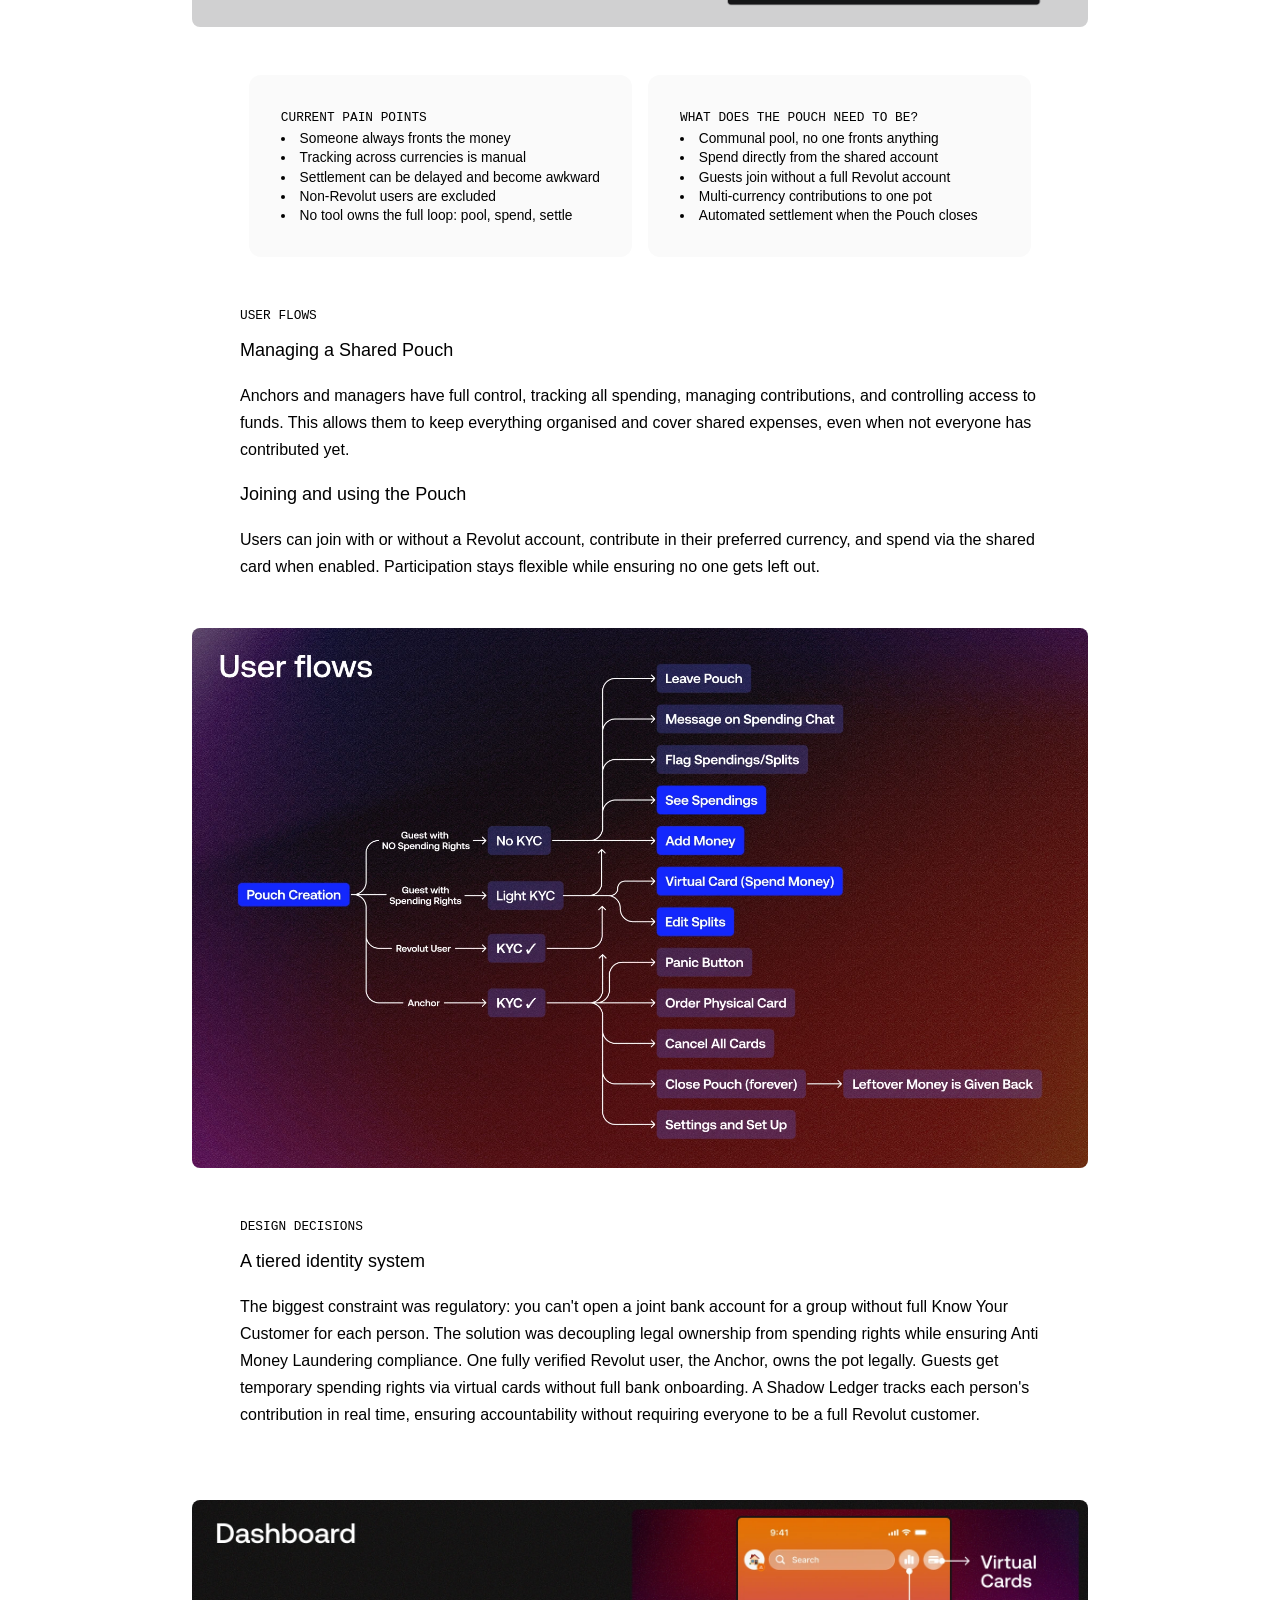
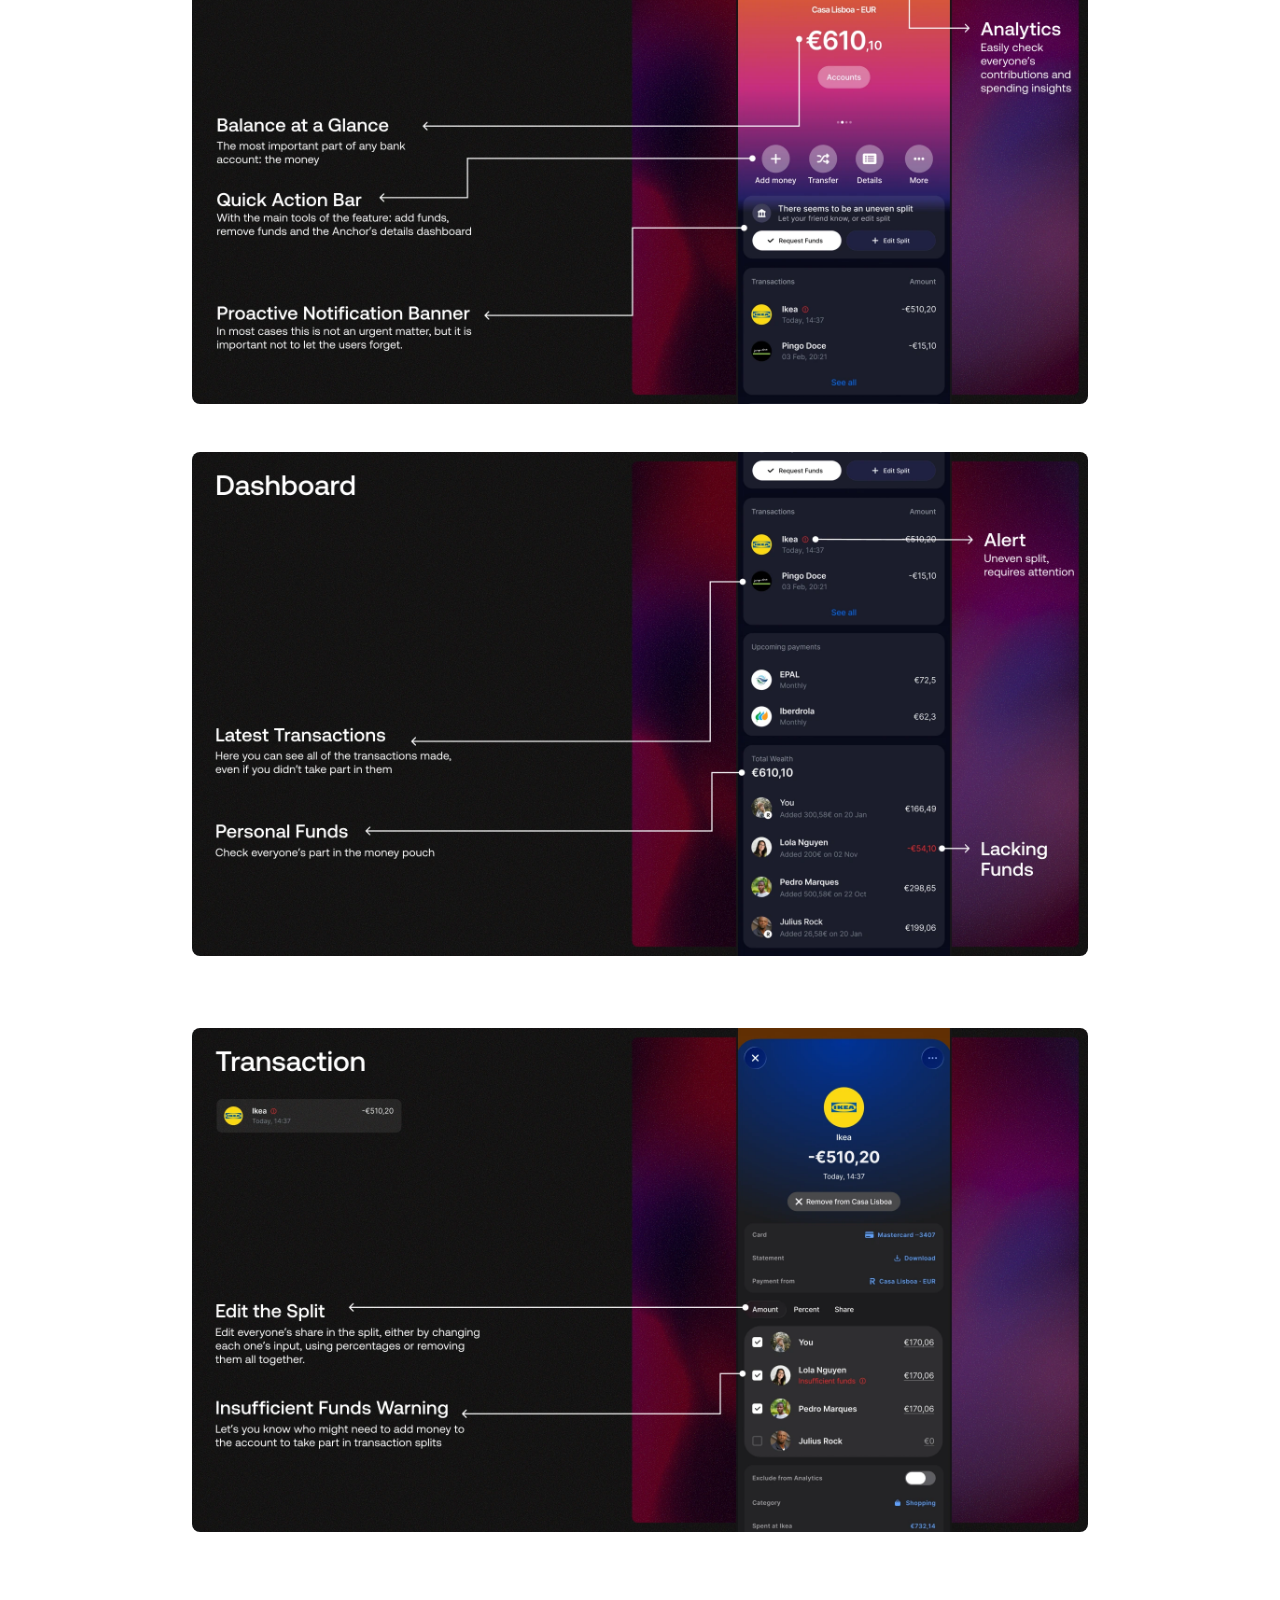
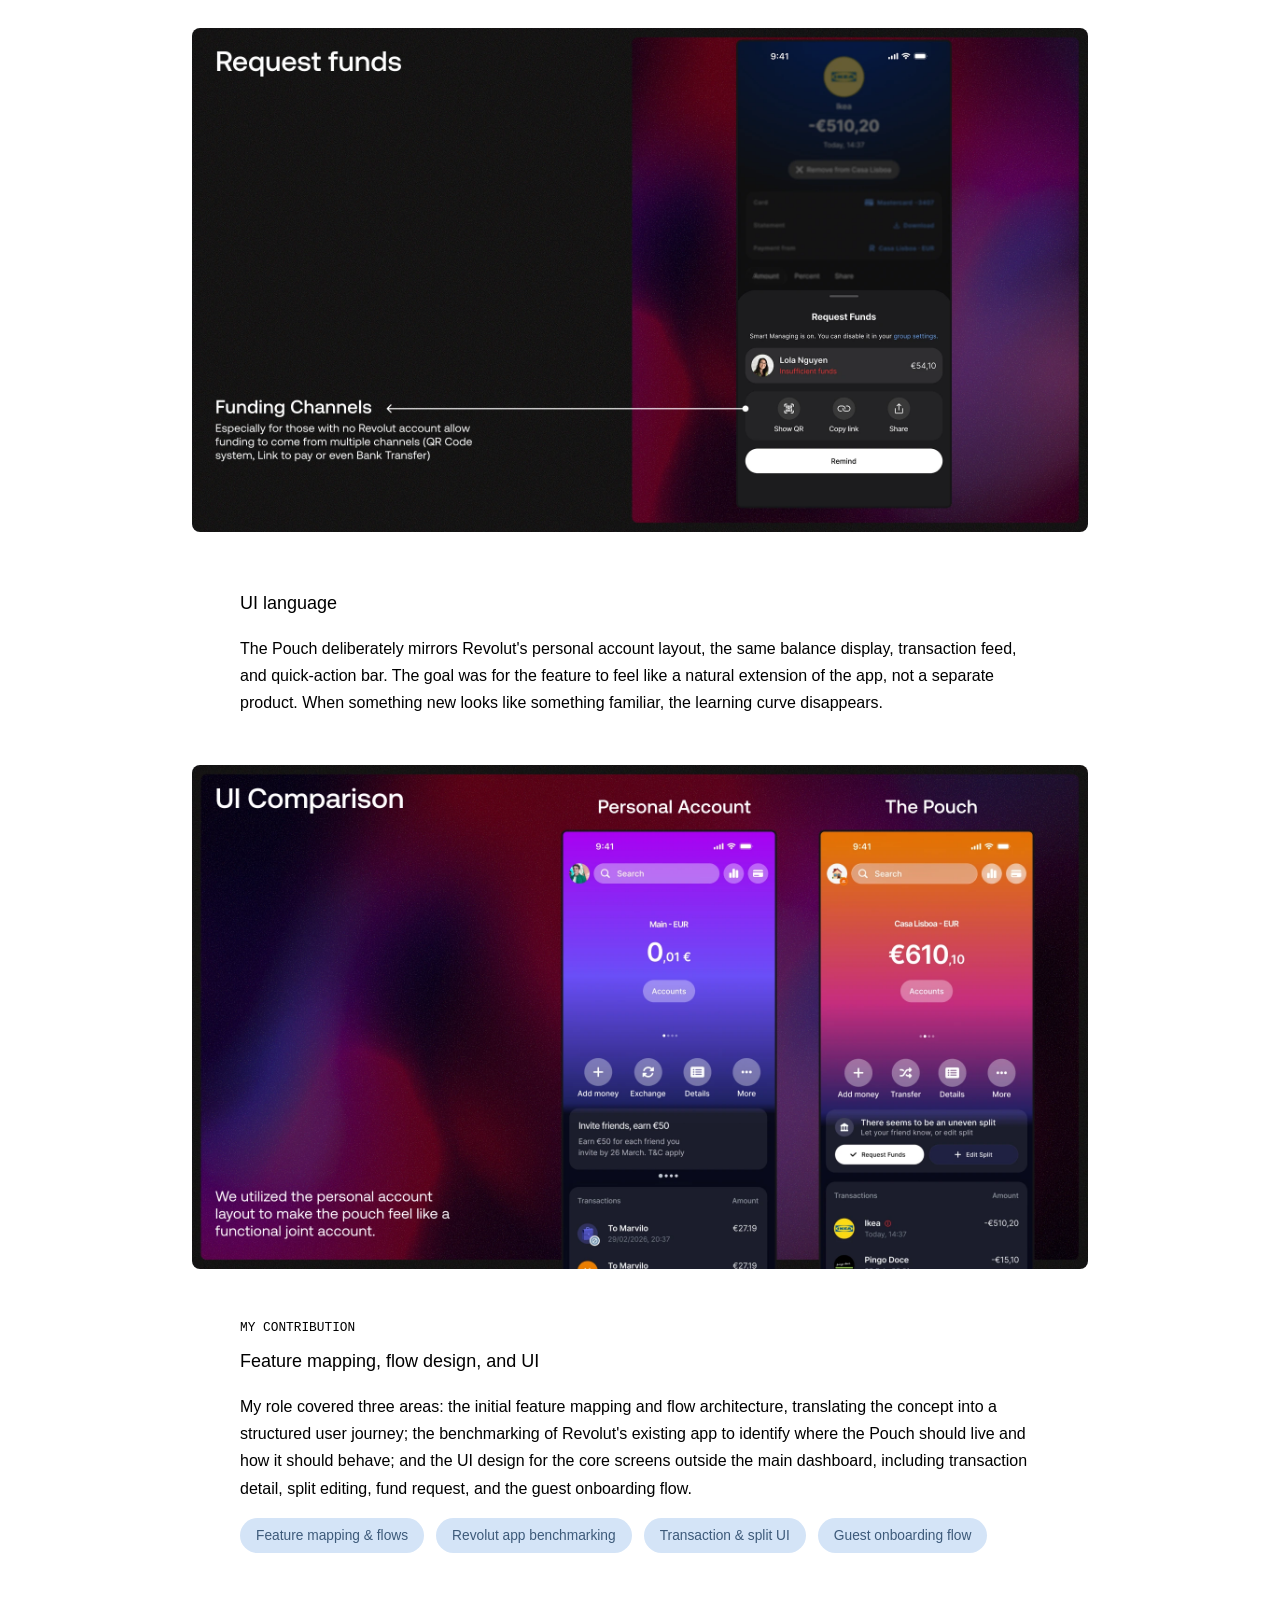
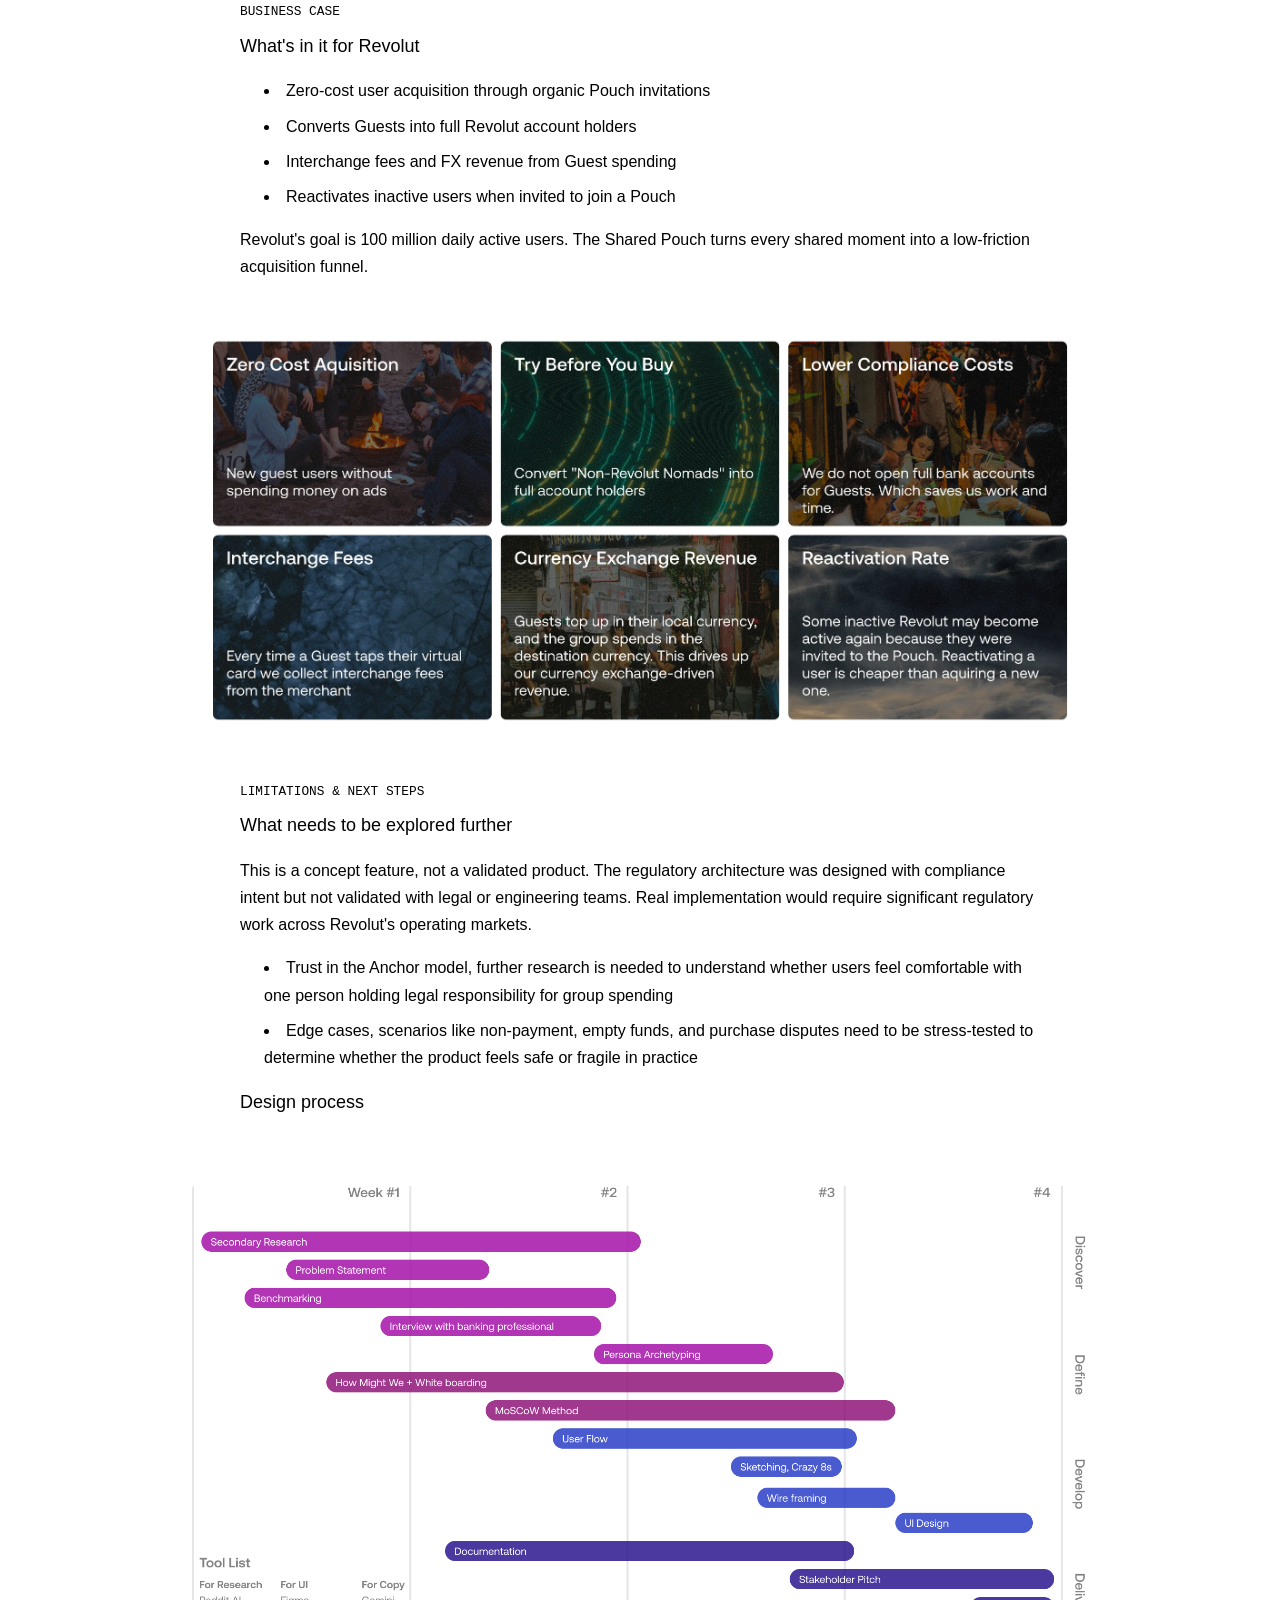
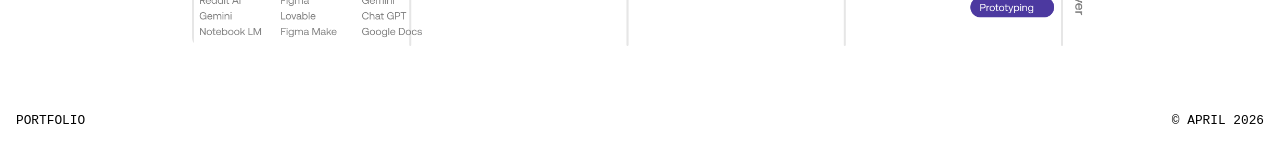
<file: revolut-case-study.html>
<!DOCTYPE html>
<html lang="en">
<head>
    <meta charset="UTF-8">
    <meta name="viewport" content="width=device-width, initial-scale=1.0">
    <link rel="icon" type="image/svg+xml" href="favicon.svg">
    <meta name="description" content="Revolut — The Shared Pouch - Concept Feature Design Case Study by Beatriz Marçal">
    <title>Revolut — The Shared Pouch | Beatriz Marçal</title>
    <link rel="stylesheet" href="main.css">
    <script>document.documentElement.setAttribute('data-theme',localStorage.getItem('theme')||(matchMedia('(prefers-color-scheme:dark)').matches?'dark':'light'));</script>
</head>
<body>
    <!-- Navigation -->
    <nav class="navbar">
        <div class="nav-container">
            <a href="index.html" class="nav-brand">Beatriz Marçal</a>
            <button class="nav-toggle" aria-label="Toggle navigation">
                <span></span>
                <span></span>
                <span></span>
            </button>
            <div class="nav-menu">
                <a href="info.html" class="nav-link">About</a>
                <a href="mailto:hello@beatrizmarcal.com" class="nav-link">Contact</a>
                <a href="https://www.linkedin.com/in/beatriz-marcal" target="_blank" rel="noopener noreferrer" class="nav-link">LinkedIn</a>
                <button class="theme-toggle" aria-label="Toggle theme">
                    <svg class="light-icon" width="24" height="24" viewBox="0 0 24 24" fill="none" xmlns="http://www.w3.org/2000/svg">
                        <circle cx="12" cy="12" r="8" fill="currentColor"/>
                    </svg>
                    <svg class="dark-icon" width="24" height="24" viewBox="0 0 24 24" fill="none" xmlns="http://www.w3.org/2000/svg" style="display: none;">
                        <circle cx="12" cy="12" r="8" stroke="currentColor" stroke-width="2"/>
                    </svg>
                </button>
            </div>
        </div>
    </nav>

    <!-- Project Detail -->
    <main class="project-detail">
        <div class="project-detail-grid">
            <article class="project-detail-container">
                <header class="project-header">
                    <h1 class="hero-title">Revolut — The Shared Pouch</h1>
                    <p class="caption">Product Design • 3 designers • Academic project • Mobile app • 2026</p>
                </header>
                <figure class="project-image">
                    <img src="Project_images/project4/revolut-cover.webp" alt="Revolut cover image" loading="lazy">
                </figure>


                <section class="project-section">
                    <h2 class="caption">Context</h2>
                    <p class="hero-title">Revolut handles individual spending better than almost anyone, but the moment users need to share money with a group, the experience breaks down. They leave the app. The Shared Pouch is a concept feature that changes that: a shared pool, a virtual card, no upfront payments, no manual settling, no legal complexity. Built natively into Revolut.</p>
                </section>

                <section class="project-section">
                    <div class="card-grid-3">
                        <div class="card">
                            <h3 class="caption">Group travel</h3>
                            <p class="text-2">Friends pool money for shared expenses. Everyone spends, nobody keeps score in real time.</p>
                        </div>
                        <div class="card">
                            <h3 class="caption">Moving in together</h3>
                            <p class="text-2">A couple creates a Pouch for shared flat costs, furniture, deposits, utilities, without opening a formal joint account.</p>
                        </div>
                        <div class="card">
                            <h3 class="caption">Shared project</h3>
                            <p class="text-2">Colleagues or flatmates pool for a specific goal. Spend when needed, settle automatically when done.</p>
                        </div>
                    </div>
                </section>
               
                <div class="stacking-images">
                    <ul style="--images: 2;">
                        <li>
                            <div>
                                <img src="Project_images/project4/context1.webp" alt="Revolut context 1" loading="lazy">
                            </div>
                        </li>
                        <li>
                            <div>
                                <img src="Project_images/project4/context2.webp" alt="Revolut context 2" loading="lazy">
                            </div>
                        </li>
                    </ul>
                </div>
              


                <section class="project-section">
                    <h2 class="caption">Market opportunity</h2>
                    <h3 class="subtitle">Revolut is losing shared spending to third-party apps</h3>
                    <div class="card-grid-3">
                        <div class="card">
                            <h3 class="hero-title">52.5M</h3>
                            <p class="text-2">Revolut registered users globally in 2024</p>
                        </div>
                        <div class="card">
                            <h3 class="hero-title">€3.1B</h3>
                            <p class="text-2">Split in shared travel expenses globally in 2024 (Tricount)</p>
                        </div>
                        <div class="card">
                            <h3 class="hero-title">20.5M</h3>
                            <p class="text-2">MAU Total addressable market for shared expense apps</p>
                        </div>
                    </div>
                    <h2 class="caption">Research</h2>
                    <h3 class="subtitle">The problem with shared finance tools</h3>
                    <p>Group finance tools are built for specific niches, not for the messiness of everyday shared expenses. Users want a simpler way to spend directly from a shared pool, without the friction of traditional banking or the awkwardness of constant manual settling.</p>
                    <h3 class="subtitle">Mapping the gap</h3>
                    <p>Simple tools like Splitwise force one person to pay upfront and manually chase others. Shared accounts solve the pooling problem but are legally complex to open and dissolve. Neither fits daily use. We mapped every shared finance tool against one question: does it let a group spend directly from a shared pool without friction? None of them did.</p>
                </section>

                <figure class="project-image-small">
                    <img src="Project_images/project4/revolut-1.svg" alt="Design system foundations" class="svg-invert-light" loading="lazy">
                </figure>

                <section class="project-section">
                    <h2 class="caption">Personas</h2>
                    <h3 class="subtitle">Who will be using the Pouch?</h3>
                    <p>From our research (interviews and desk research) five distinct user types emerged, each stuck in the same gap for different reasons:</p>
                </section>
                <figure class="project-image">
                    <img src="Project_images/project4/revolut-2.webp" alt="Personas" loading="lazy">
                </figure>
                

                <section class="project-section">
                    <h2 class="caption">Problem statement</h2>
                    <h3 class="subtitle">Shared money is full of friction, before, during, and after</h3>
                    <p>Current group finance tools are too limited for the full range of shared-expense situations, either too simple and trust-reliant, or too legally complex for casual use. No tool owns the complete loop: pool, spend, and settle.</p>
                </section>
                <figure class="project-image">
                    <img src="Project_images/project4/revolut-3.webp" alt="Personas" loading="lazy">
                </figure>
                <div class="card-grid">
                    <div class="card">
                        <h3 class="caption">Current pain points</h3>
                        <ul>
                            <li class="text-2">Someone always fronts the money</li>
                            <li class="text-2">Tracking across currencies is manual</li>
                            <li class="text-2">Settlement can be delayed and become awkward</li>
                            <li class="text-2">Non-Revolut users are excluded</li>
                            <li class="text-2">No tool owns the full loop: pool, spend, settle</li>
                        </ul>
                    </div>
                    <div class="card">
                        <h3 class="caption">What does the Pouch need to be?</h3>
                        <ul>
                            <li class="text-2">Communal pool, no one fronts anything</li>
                            <li class="text-2">Spend directly from the shared account</li>
                            <li class="text-2">Guests join without a full Revolut account</li>
                            <li class="text-2">Multi-currency contributions to one pot</li>
                            <li class="text-2">Automated settlement when the Pouch closes</li>
                        </ul>
                    </div>
                </div>

                <section class="project-section">
                    <h2 class="caption">User flows</h2>
                    <h3 class="subtitle">Managing a Shared Pouch</h3>
                    <p>Anchors and managers have full control, tracking all spending, managing contributions, and controlling access to funds. This allows them to keep everything organised and cover shared expenses, even when not everyone has contributed yet.</p>
                    <h3 class="subtitle">Joining and using the Pouch</h3>
                    <p>Users can join with or without a Revolut account, contribute in their preferred currency, and spend via the shared card when enabled. Participation stays flexible while ensuring no one gets left out.</p>  
                </section>
                <figure class="project-image">
                    <img src="Project_images/project4/revolut-4.webp" alt="Design process and wireframes" loading="lazy">
                </figure>

                <section class="project-section">
                    <h2 class="caption">Design decisions</h2>
                    <h3 class="subtitle">A tiered identity system</h3>
                    <p>The biggest constraint was regulatory: you can't open a joint bank account for a group without full Know Your Customer for each person. The solution was decoupling legal ownership from spending rights while ensuring Anti Money Laundering compliance. One fully verified Revolut user, the Anchor, owns the pot legally. Guests get temporary spending rights via virtual cards without full bank onboarding. A Shadow Ledger tracks each person's contribution in real time, ensuring accountability without requiring everyone to be a full Revolut customer.</p>
                </section>

                <div class="stacking-images">
                    <ul style="--images: 4;">
                        <li>
                            <div>
                                <img src="Project_images/project4/revolut-5.webp" alt="Design process and wireframes" loading="lazy">
                            </div>
                        </li>
                        <li>
                            <div>
                                <img src="Project_images/project4/revolut-6.webp" alt="Final prototype showcase" loading="lazy">
                            </div>
                        </li>
                        <li>
                            <div>
                                <img src="Project_images/project4/revolut-7.webp" alt="Design process and wireframes" loading="lazy">
                            </div>
                        </li>
                        <li>
                            <div>
                                <img src="Project_images/project4/revolut-8.webp" alt="Final prototype showcase" loading="lazy">
                            </div>
                        </li>
                    </ul>
                </div>

                <section class="project-section">
                    <h3 class="subtitle">UI language</h3>
                    <p>The Pouch deliberately mirrors Revolut's personal account layout, the same balance display, transaction feed, and quick-action bar. The goal was for the feature to feel like a natural extension of the app, not a separate product. When something new looks like something familiar, the learning curve disappears.</p>
                </section>

                <figure class="project-image">
                    <img src="Project_images/project4/revolut-9.webp" alt="Design system components" loading="lazy">
                </figure>
                
                <section class="project-section">
                    <h2 class="caption">My contribution</h2>
                    <h3 class="subtitle">Feature mapping, flow design, and UI</h3>
                    <p>My role covered three areas: the initial feature mapping and flow architecture, translating the concept into a structured user journey; the benchmarking of Revolut's existing app to identify where the Pouch should live and how it should behave; and the UI design for the core screens outside the main dashboard, including transaction detail, split editing, fund request, and the guest onboarding flow.</p>
                    <div class="chips-container">
                        <span class="chip">Feature mapping & flows</span>
                        <span class="chip">Revolut app benchmarking</span>
                        <span class="chip">Transaction & split UI</span>
                        <span class="chip">Guest onboarding flow</span>
                    </div>
                </section>

                <section class="project-section">
                    <h2 class="caption">Business case</h2>
                    <h3 class="subtitle">What's in it for Revolut</h3>
                    <ul>
                        <li>Zero-cost user acquisition through organic Pouch invitations</li>
                        <li>Converts Guests into full Revolut account holders</li>
                        <li>Interchange fees and FX revenue from Guest spending</li>
                        <li>Reactivates inactive users when invited to join a Pouch</li>
                    </ul>
                    <p>Revolut's goal is 100 million daily active users. The Shared Pouch turns every shared moment into a low-friction acquisition funnel.</p>
                </section>

                <figure class="project-image">
                    <img src="Project_images/project4/revolut-10.webp" alt="Design system components" loading="lazy">
                </figure>


                <section class="project-section">
                    <h2 class="caption">Limitations & next steps</h2>
                    <h3 class="subtitle">What needs to be explored further</h3>
                    <p>This is a concept feature, not a validated product. The regulatory architecture was designed with compliance intent but not validated with legal or engineering teams. Real implementation would require significant regulatory work across Revolut's operating markets.</p>
                     <ul>
                        <li>Trust in the Anchor model, further research is needed to understand whether users feel comfortable with one person holding legal responsibility for group spending</li>
                        <li>Edge cases, scenarios like non-payment, empty funds, and purchase disputes need to be stress-tested to determine whether the product feels safe or fragile in practice</li>
                    </ul>
                    <h3 class="subtitle">Design process</h3>
                </section>
                <figure class="project-image">
                    <img src="Project_images/project4/revolut-11.png" alt="Design system components" loading="lazy">
                </figure>


            </article>
        </div>
    </main>

    <!-- Project Navigation Arrows -->
    <nav class="project-nav-arrows">
        <a href="designer-project.html" class="project-nav-arrow prev"></a>
        <a href="ngds-case-study.html" class="project-nav-arrow next"></a>
    </nav>

   <footer class="footer">
        <p class="caption">Portfolio</p>
        <p class="caption">© April 2026</p>
    </footer>
    <script src="script.js"></script>
</body>
</html>
</file>
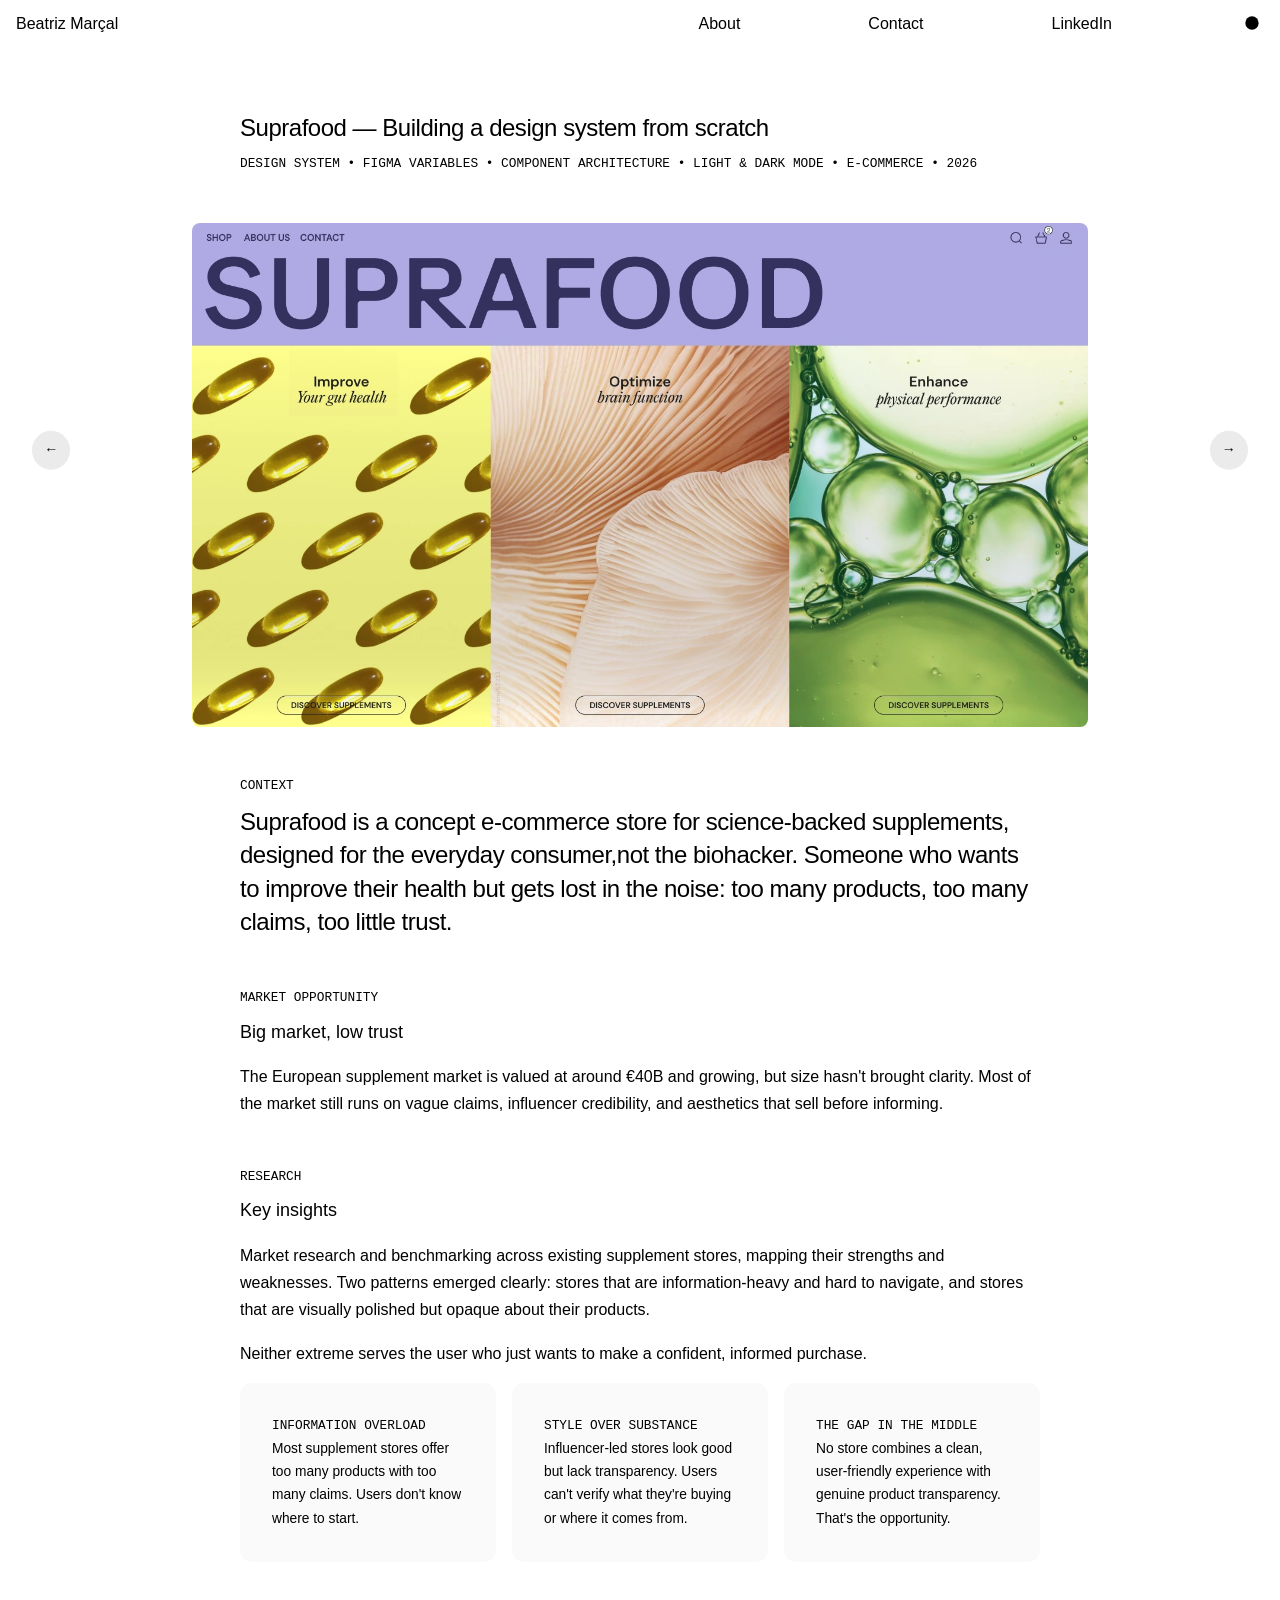
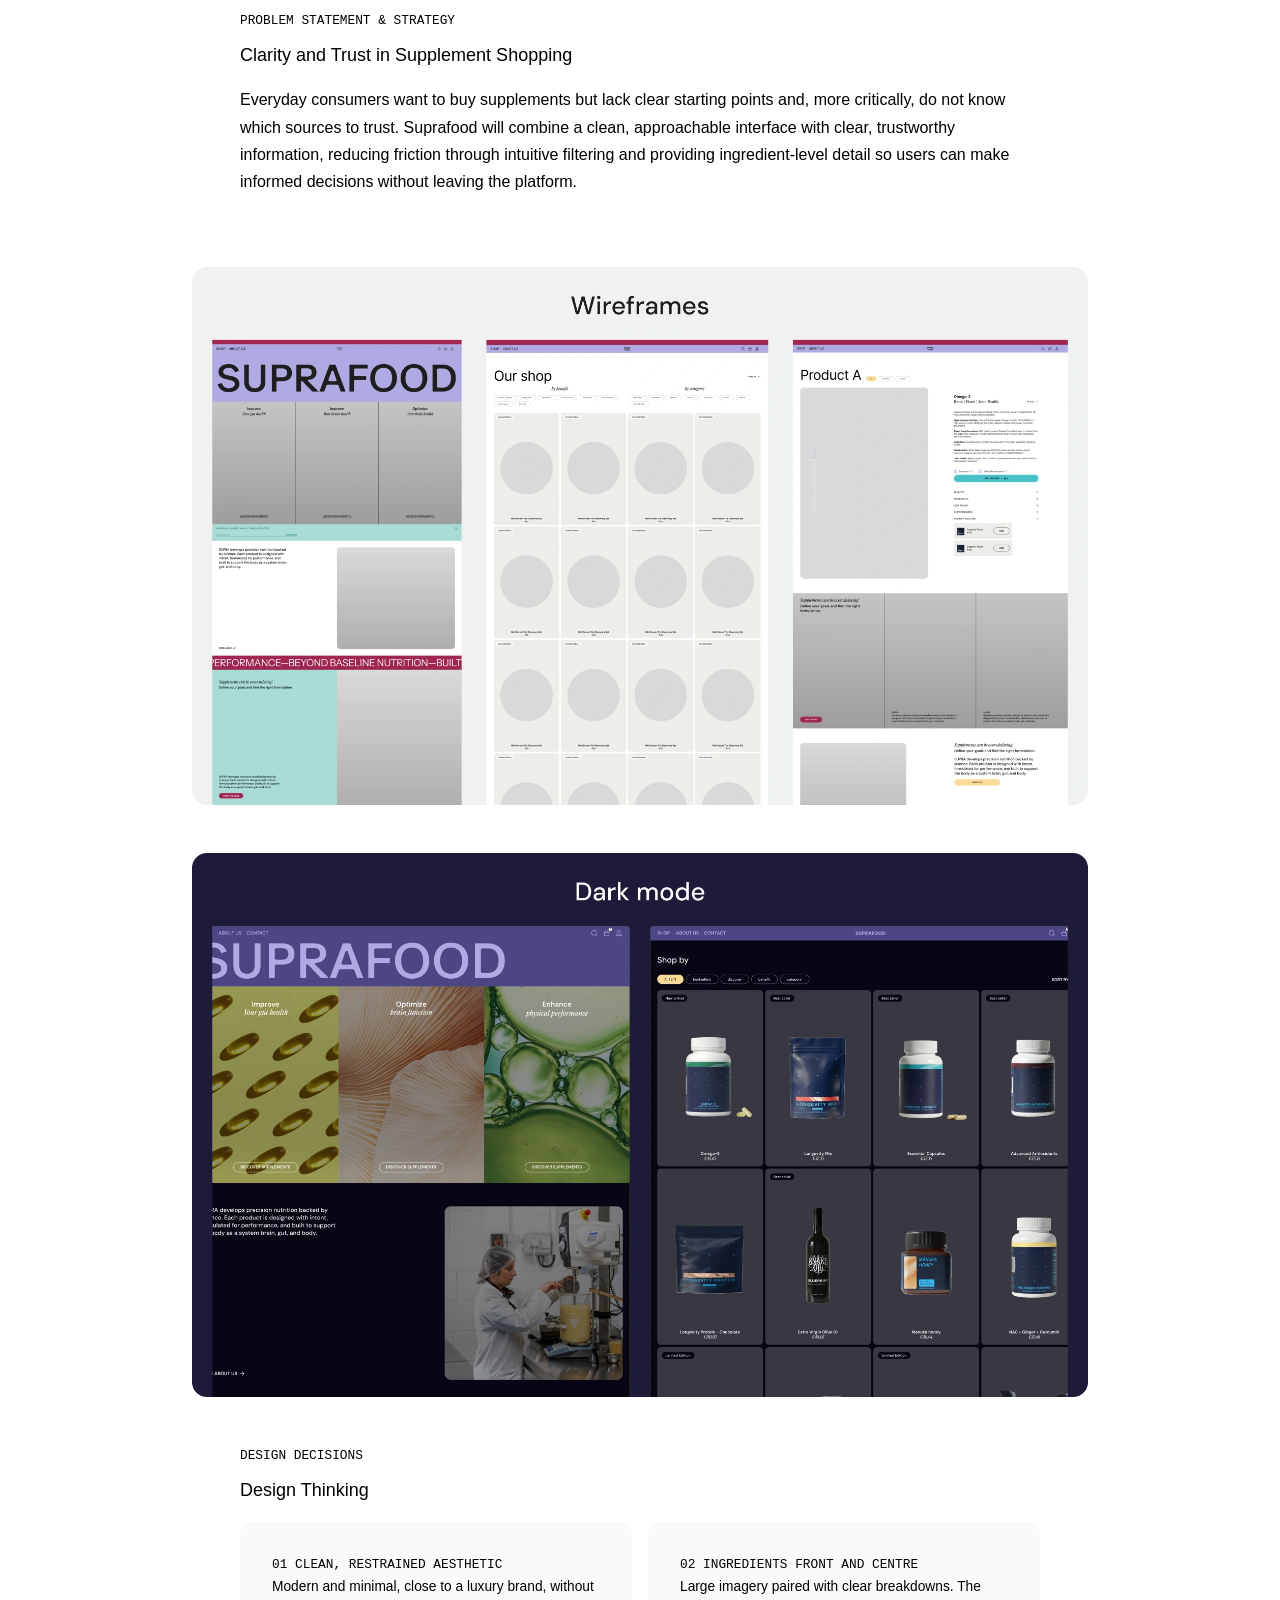
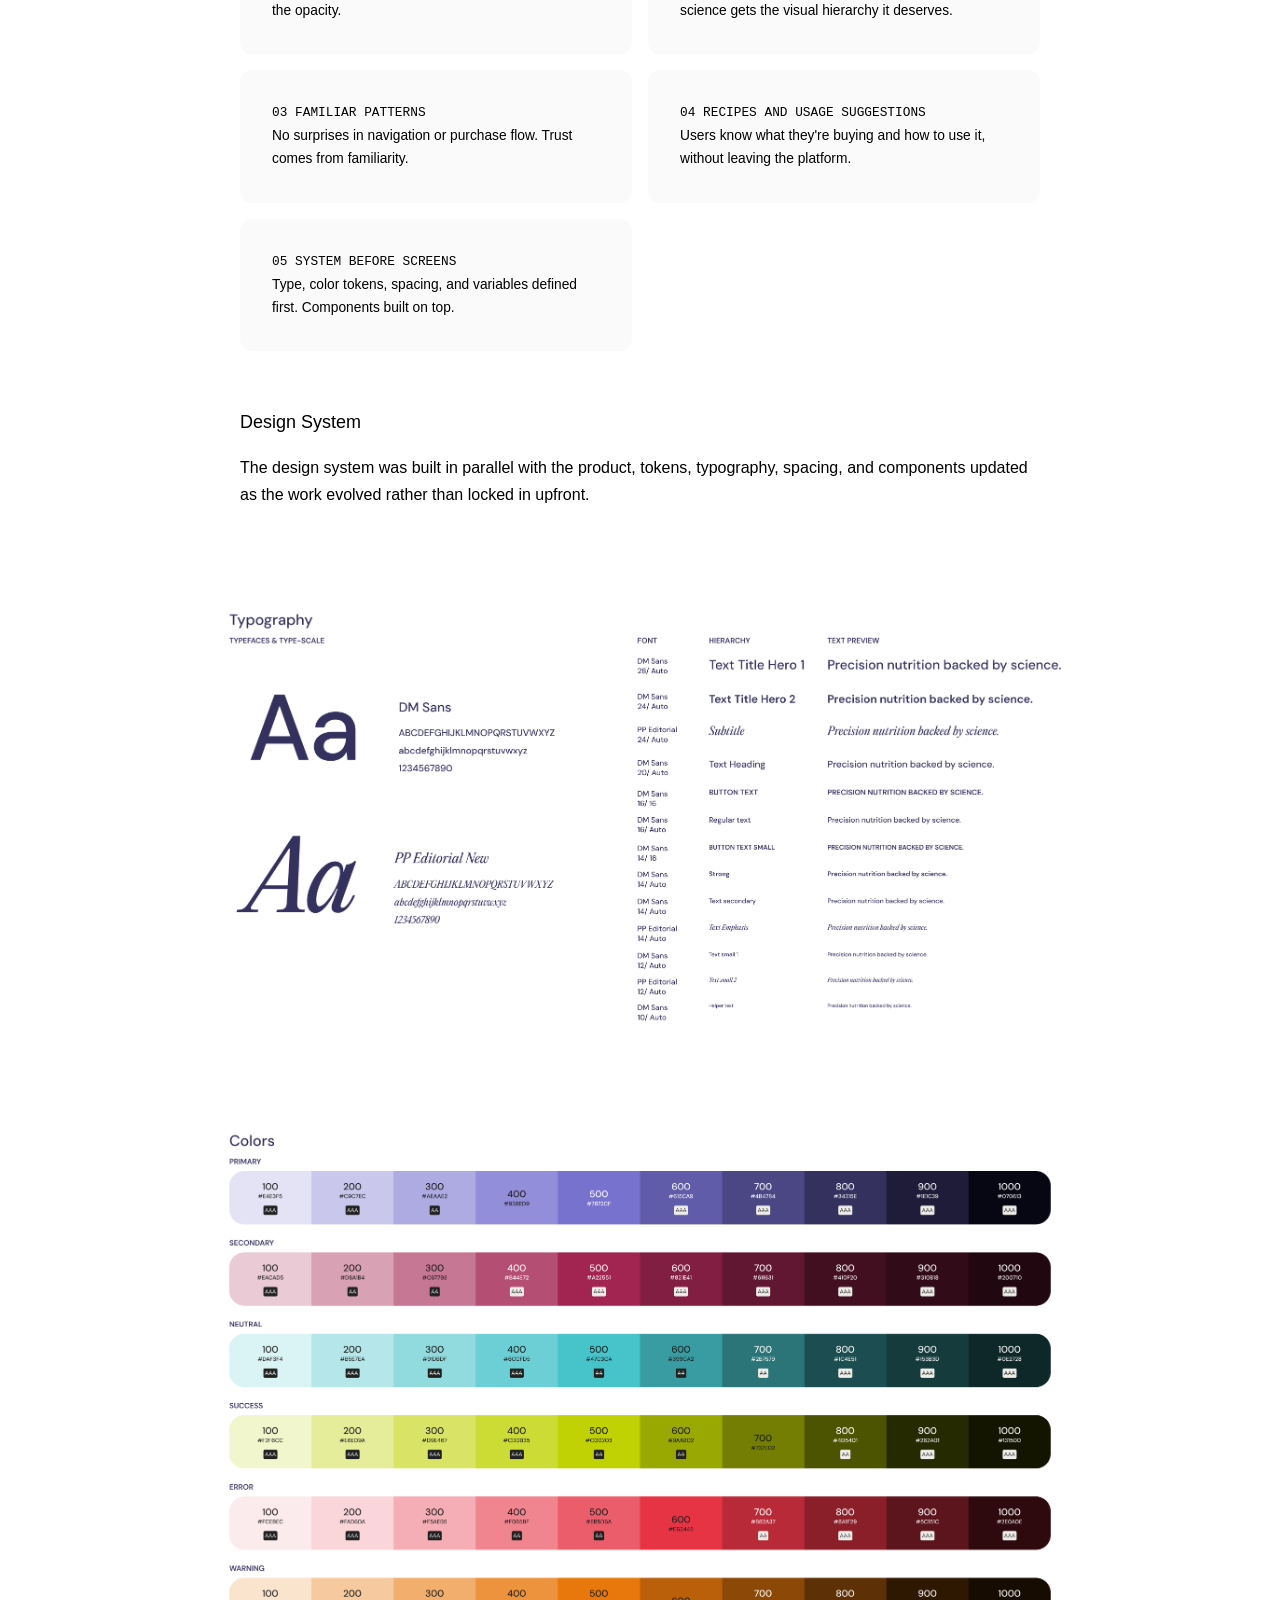
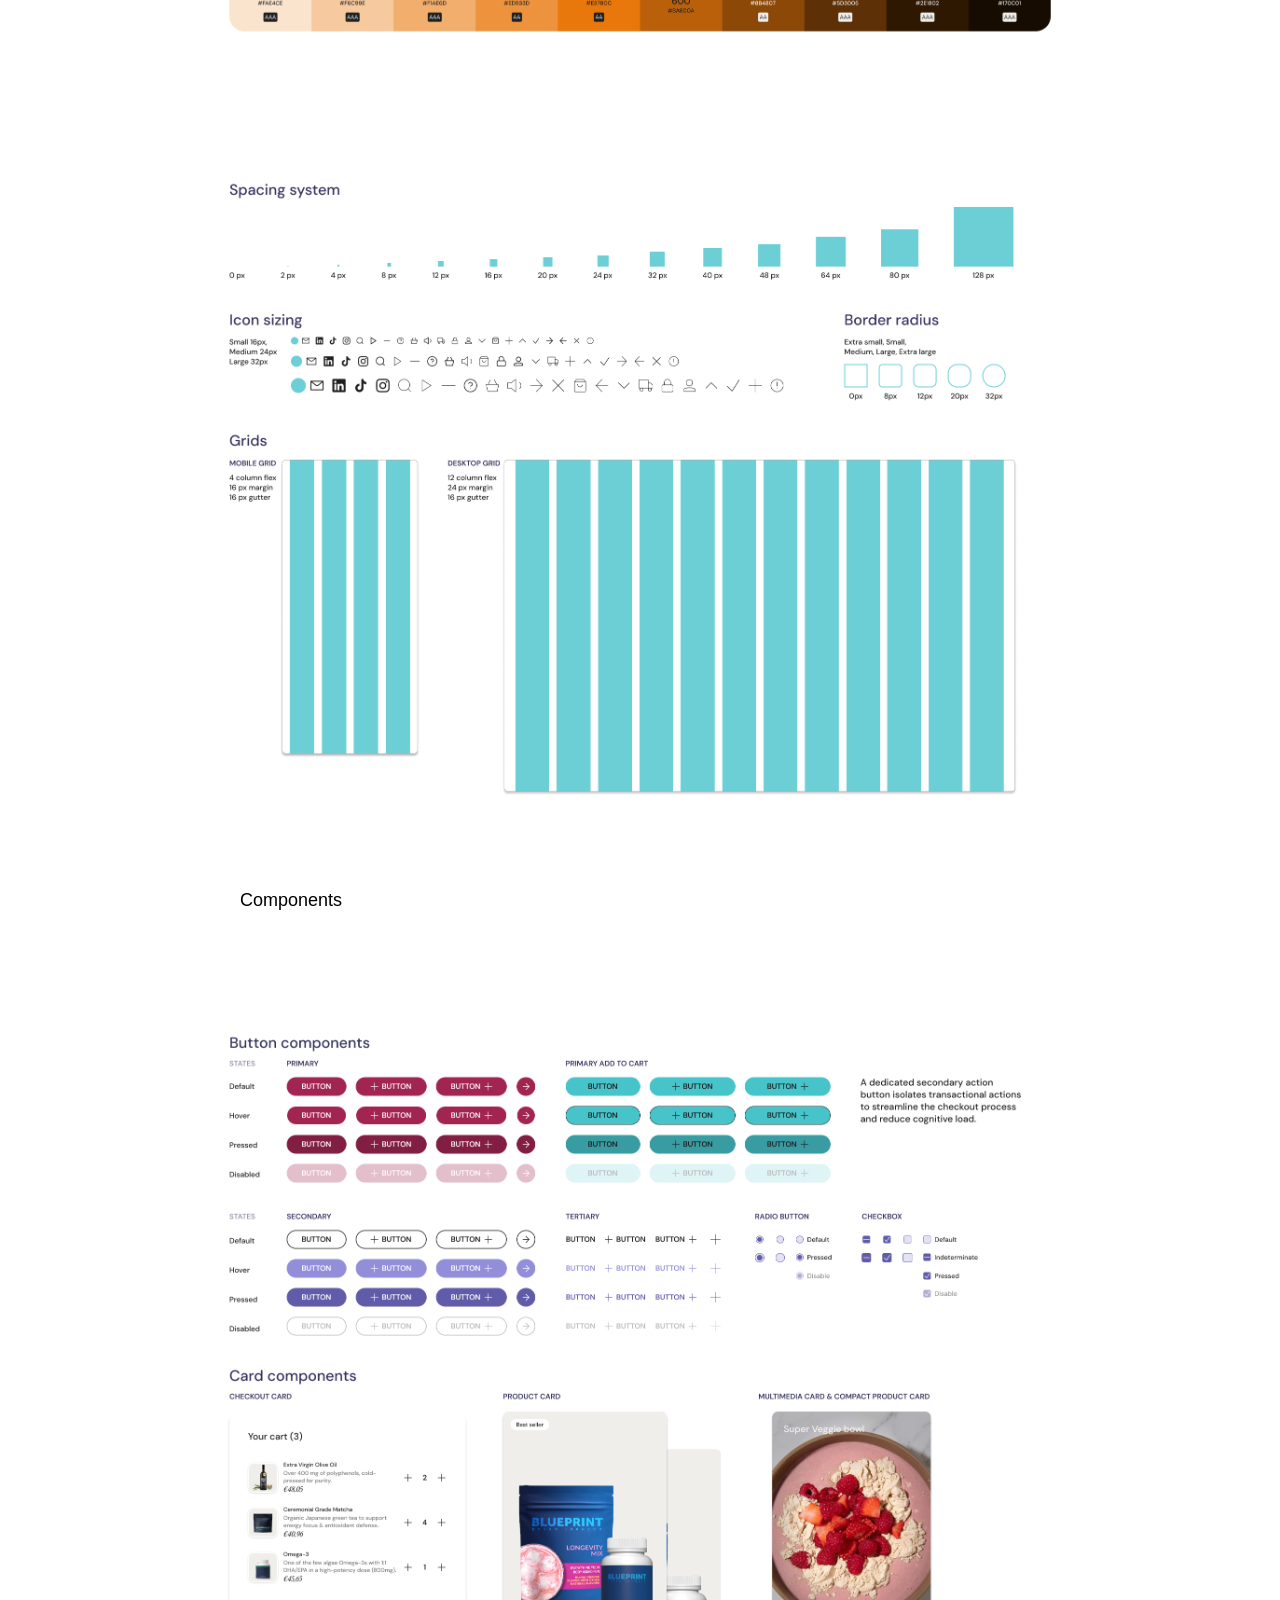
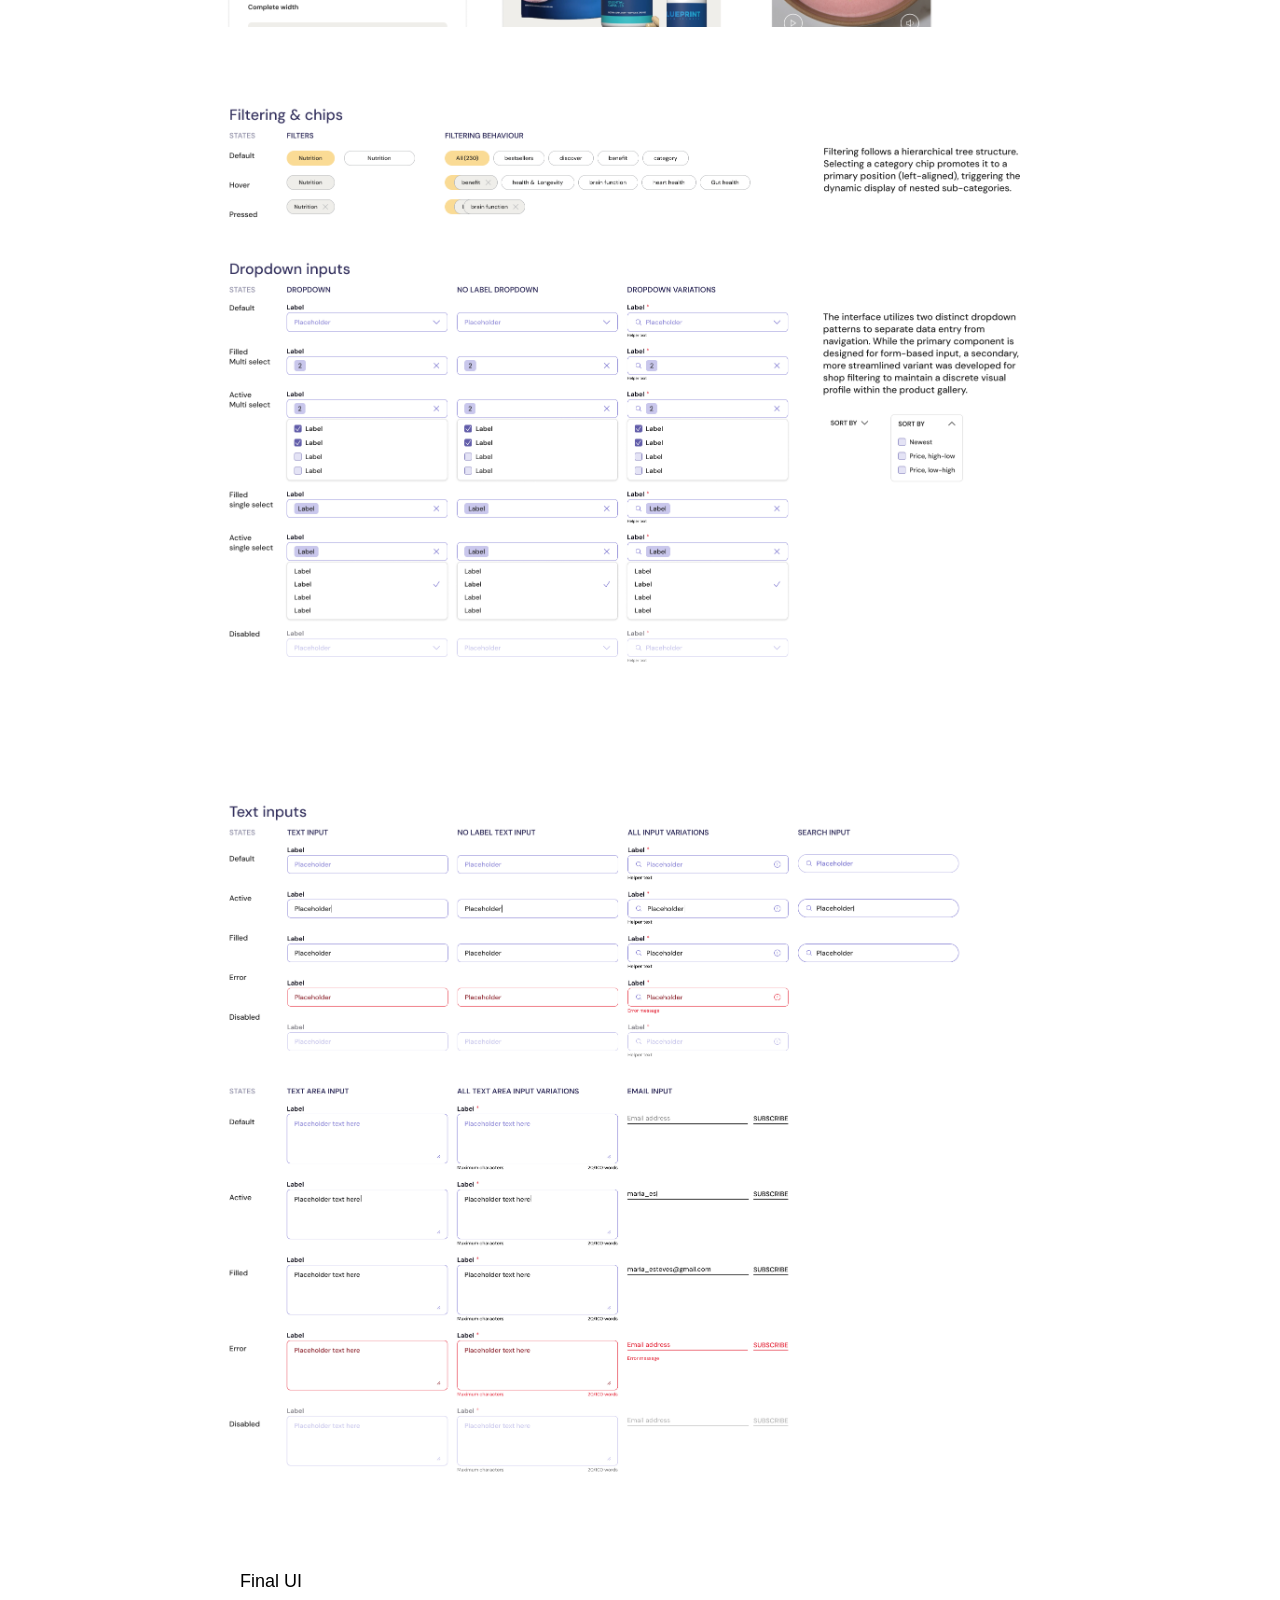
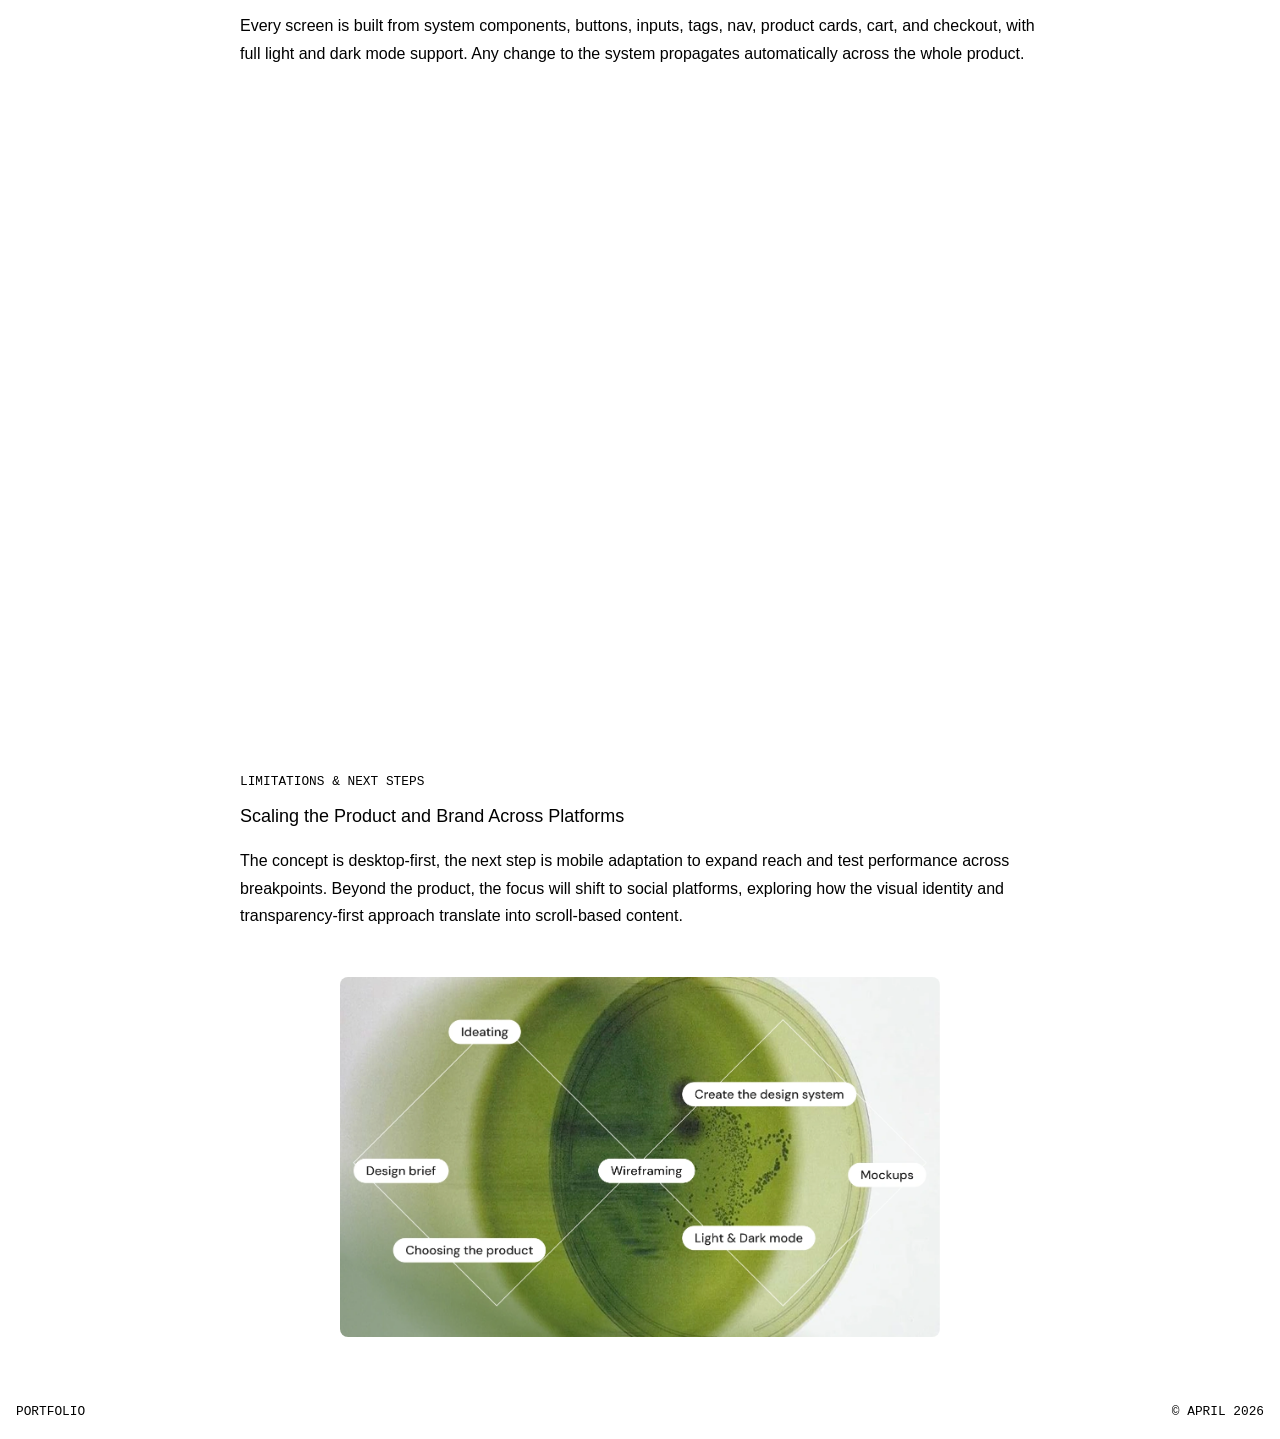
<file: suprafood-case-study.html>
<!DOCTYPE html>
<html lang="en">
<head>
    <meta charset="UTF-8">
    <meta name="viewport" content="width=device-width, initial-scale=1.0">
    <link rel="icon" type="image/svg+xml" href="favicon.svg">
    <meta name="description" content="Suprafood — Building a design system from scratch - Product Design Case Study by Beatriz Marçal">
    <title>Suprafood — Design System | Beatriz Marçal</title>
    <link rel="stylesheet" href="main.css">
    <script>document.documentElement.setAttribute('data-theme',localStorage.getItem('theme')||(matchMedia('(prefers-color-scheme:dark)').matches?'dark':'light'));</script>
</head>
<body>
    <!-- Navigation -->
    <nav class="navbar">
        <div class="nav-container">
            <a href="index.html" class="nav-brand">Beatriz Marçal</a>
            <button class="nav-toggle" aria-label="Toggle navigation">
                <span></span>
                <span></span>
                <span></span>
            </button>
            <div class="nav-menu">
                <a href="info.html" class="nav-link">About</a>
                <a href="mailto:hello@beatrizmarcal.com" class="nav-link">Contact</a>
                <a href="https://www.linkedin.com/in/beatriz-marcal" target="_blank" rel="noopener noreferrer" class="nav-link">LinkedIn</a>
                <button class="theme-toggle" aria-label="Toggle theme">
                    <svg class="light-icon" width="24" height="24" viewBox="0 0 24 24" fill="none" xmlns="http://www.w3.org/2000/svg">
                        <circle cx="12" cy="12" r="8" fill="currentColor"/>
                    </svg>
                    <svg class="dark-icon" width="24" height="24" viewBox="0 0 24 24" fill="none" xmlns="http://www.w3.org/2000/svg" style="display: none;">
                        <circle cx="12" cy="12" r="8" stroke="currentColor" stroke-width="2"/>
                    </svg>
                </button>
            </div>
        </div>
    </nav>

    <!-- Project Detail -->
    <main class="project-detail">
        <div class="project-detail-grid">
            <article class="project-detail-container">
                <header class="project-header">
                    <h1 class="hero-title">Suprafood — Building a design system from scratch</h1>
                    <p class="caption">Design system • Figma variables • Component architecture • Light & dark mode • E-commerce • 2026</p>
                </header>

                <figure class="project-image">
                    <img src="Project_images/project3/Home page 2.webp" alt="Suprafood homepage design" loading="lazy">
                </figure>

                <section class="project-section">
                    <h2 class="caption">Context</h2>
                    <p class="hero-title">Suprafood is a concept e-commerce store for science-backed supplements, designed for the everyday consumer,not the biohacker. Someone who wants to improve their health but gets lost in the noise: too many products, too many claims, too little trust.</p>
                </section>
                
                <section class="project-section">
                    <h2 class="caption">Market opportunity</h2>
                    <h3 class="subtitle">Big market, low trust</h3>
                    <p>The European supplement market is valued at around €40B and growing, but size hasn't brought clarity. Most of the market still runs on vague claims, influencer credibility, and aesthetics that sell before informing.</p>
                </section>

                <section class="project-section">
                    <h2 class="caption">Research</h2>
                    <h3 class="subtitle">Key insights</h3>
                    <p>Market research and benchmarking across existing supplement stores, mapping their strengths and weaknesses. Two patterns emerged clearly: stores that are information-heavy and hard to navigate, and stores that are visually polished but opaque about their products.</p>
                    <p>Neither extreme serves the user who just wants to make a confident, informed purchase.</p>
                    <div class="card-grid-3">
                        <div class="card">
                            <h3 class="caption">Information overload</h3>
                            <p class="text-2">Most supplement stores offer too many products with too many claims. Users don't know where to start.</p>
                        </div>
                        <div class="card">
                            <h3 class="caption">Style over substance</h3>
                            <p class="text-2">Influencer-led stores look good but lack transparency. Users can't verify what they're buying or where it comes from.</p>
                        </div>
                        <div class="card">
                            <h3 class="caption">The gap in the middle</h3>
                            <p class="text-2">No store combines a clean, user-friendly experience with genuine product transparency. That's the opportunity.</p>
                        </div>
                    </div>
                </section>

                <section class="project-section">
                    <h2 class="caption">Problem statement & Strategy</h2>
                    <h3 class="subtitle">Clarity and Trust in Supplement Shopping</h3>
                    <p>Everyday consumers want to buy supplements but lack clear starting points and, more critically, do not know which sources to trust. Suprafood will combine a clean, approachable interface with clear, trustworthy information, reducing friction through intuitive filtering and providing ingredient-level detail so users can make informed decisions without leaving the platform.</p>
                </section>

                <div class="stacking-images">
                    <ul style="--images: 2;">
                        <li>
                            <div>
                                <img src="Project_images/project3/3.webp" alt="Design process and wireframes" loading="lazy">
                            </div>
                        </li>
                        <li>
                            <div>
                                <img src="Project_images/project3/7.webp" alt="Final prototype showcase" loading="lazy">
                            </div>
                        </li>
                    </ul>
                </div>

                <section class="project-section">
                    <h2 class="caption">Design decisions</h2>
                    <h3 class="subtitle">Design Thinking</h3>
                    <div class="card-grid">
                        <div class="card">
                            <h3 class="caption">01 Clean, restrained aesthetic</h3>
                            <p class="text-2">Modern and minimal, close to a luxury brand, without the opacity.</p>
                        </div>
                        <div class="card">
                            <h3 class="caption">02 Ingredients front and centre</h3>
                            <p class="text-2">Large imagery paired with clear breakdowns. The science gets the visual hierarchy it deserves.</p>
                        </div>
                        <div class="card">
                            <h3 class="caption">03 Familiar patterns</h3>
                            <p class="text-2">No surprises in navigation or purchase flow. Trust comes from familiarity.</p>
                        </div>
                        <div class="card">
                            <h3 class="caption">04 Recipes and usage suggestions</h3>
                            <p class="text-2">Users know what they're buying and how to use it, without leaving the platform.</p>
                        </div>
                        <div class="card">
                            <h3 class="caption">05 System before screens</h3>
                            <p class="text-2">Type, color tokens, spacing, and variables defined first. Components built on top.</p>
                        </div>
                    </div>
                </section>
                
                <section class="project-section">
                    <h3 class="subtitle">Design System</h3>
                    <p>The design system was built in parallel with the product, tokens, typography, spacing, and components updated as the work evolved rather than locked in upfront.</p>
                </section>

                <div class="stacking-images">
                    <ul style="--images: 3;">
                        <li><div><img src="Project_images/project3/supra-1.png" alt="Design system foundations" loading="lazy"></div></li>
                        <li><div><img src="Project_images/project3/supra-3.png" alt="Design system typography" loading="lazy"></div></li>
                        <li><div><img src="Project_images/project3/supra-2.png" alt="Design system tokens" loading="lazy"></div></li>
                    </ul>
                </div>
                
                
                <section class="project-section">
                    <h3 class="subtitle">Components</h3>
                </section>
                
                <div class="stacking-images">
                    <ul style="--images: 3;">
                        <li><div><img src="Project_images/project3/supra-4.png" alt="Design system components" loading="lazy"></div></li>
                        <li><div><img src="Project_images/project3/supra-5.png" alt="Component library" loading="lazy"></div></li>
                        <li><div><img src="Project_images/project3/supra-6.png" alt="Component variants" loading="lazy"></div></li>
                    </ul>
                </div>
                
                <section class="project-section">
                    <h3 class="subtitle">Final UI</h3>
                    <p>Every screen is built from system components, buttons, inputs, tags, nav, product cards, cart, and checkout, with full light and dark mode support. Any change to the system propagates automatically across the whole product.</p>
                </section>

                <figure class="project-image">
                    <iframe style="border: 1px solid rgba(0, 0, 0, 0); border-radius: 8px;" width="100%" height="600" src="https://www.figma.com/proto/Msf22KnJpoZSV96s5DnrI5/Portfolio?node-id=393-15119&viewport=-1375%2C-1358%2C0.15&t=BnAx0zuIAFGOQUoX-1&scaling=scale-down-width&content-scaling=fixed&page-id=61%3A5&embed-host=share&hide-ui=1" allowfullscreen></iframe>
                </figure>

                <section class="project-section">
                    <h2 class="caption">Limitations & next steps</h2>
                    <h3 class="subtitle">Scaling the Product and Brand Across Platforms</h3>
                    <p>The concept is desktop-first, the next step is mobile adaptation to expand reach and test performance across breakpoints. Beyond the product, the focus will shift to social platforms, exploring how the visual identity and transparency-first approach translate into scroll-based content.</p>
                </section>
                 <figure class="project-image-small">
                    <img src="Project_images/project3/2.webp" alt="Suprafood design wireframes" loading="lazy">
                </figure>

            </article>
        </div>
    </main>

    <!-- Project Navigation Arrows -->
    <nav class="project-nav-arrows">
        <a href="ngds-case-study.html" class="project-nav-arrow prev"></a>
        <a href="designer-project.html" class="project-nav-arrow next"></a>
    </nav>

    <footer class="footer">
        <p class="caption">Portfolio</p>
        <p class="caption">© April 2026</p>
    </footer>
    <script src="script.js"></script>
</body>
</html>
</file>
<file: main.css>
/* ===========================
   Reset & Base
   =========================== */

* {
    margin: 0;
    padding: 0;
    box-sizing: border-box;
}

:root {
    /* Core Colors */
    --color-black: #000000;
    --color-white: #ffffff;
    --color-gray: #9b9b9b;
    --color-gray-light: #fafafa;
    --color-gray-lighter: #ebebeb;
    --color-gray-border: #e0e0e0;

    /* Semantic Colors */
    --text-primary: var(--color-black);
    --text-secondary: var(--color-gray);
    --bg-color: var(--color-white);
    --bg-secondary: var(--color-gray-light);
    --border-color: var(--color-gray-border);

    /* Typography */
    --font-main: 'Inter', BlinkMacSystemFont, 'Helvetica Neue', Arial, sans-serif;
    --font-mono: 'Courier New', Courier, monospace;
    --font-size-base: 1rem;
    --font-size-sm: 0.86rem;
    --font-size-caption: 0.80rem;
    --font-size-h2: 1.125rem;
    --font-size-h1: 1.5rem;

    --font-weight-normal: 400;
    --font-weight-medium: 500;

    --line-height-tight: 1.3;
    --line-height-snug: 1.4;
    --line-height-normal: 1.6;
    --line-height-relaxed: 1.7;

    /* Spacing Scale */
    --space-xs: 0.5rem;
    --space-sm: 1rem;
    --space-md: 2rem;
    --space-lg: 3rem;
    --space-xl: 4rem;
    --space-2xl: 6rem;
    --space-3xl: 8rem;
    --space-4xl: 12rem;

    /* Layout */
    --container-max: 100%;
    --container-padding: 1rem;
    --content-max: 800px;
    --detail-max: 1400px;
    --detail-side-padding: var(--space-lg);
    --image-side-padding: 8rem;

    /* Stacking Images */
    --stack-height: 65vh;
    --stack-offset: 1.5rem;
    --stack-gap: 4vw;

    /* Transitions */
    --transition-fast: 0.2s ease;
    --transition-normal: 0.3s ease;
}

/* ===========================
   Dark Mode
   =========================== */

@media (prefers-color-scheme: dark) {
    :root:not([data-theme="light"]) {
        --color-black: #e4e4e4;
        --color-white: #141414;
        --color-gray: #999999;
        --color-gray-light: #1e1e1e;
        --color-gray-lighter: #2a2a2a;
        --color-gray-border: #333333;
    }
}

[data-theme="light"] {
    --color-black: #000000;
    --color-white: #ffffff;
    --color-gray: #9b9b9b;
    --color-gray-light: #fafafa;
    --color-gray-lighter: #ebebeb;
    --color-gray-border: #e0e0e0;
}

[data-theme="dark"] {
    --color-black: #e4e4e4;
    --color-white: #141414;
    --color-gray: #999999;
    --color-gray-light: #1e1e1e;
    --color-gray-lighter: #2a2a2a;
    --color-gray-border: #333333;
}

/* ===========================
   Base Elements
   =========================== */

html {
    font-size: var(--font-size-base);
    scroll-behavior: smooth;
    height: 100%;
    overflow-x: hidden;
}

body {
    font-family: var(--font-main);
    line-height: var(--line-height-relaxed);
    color: var(--text-primary);
    background-color: var(--bg-color);
    margin: 0 var(--container-padding);
    margin-bottom: 0;
    min-height: 100%;
    display: flex;
    flex-direction: column;
    transition: background-color var(--transition-normal), color var(--transition-normal);
    opacity: 0;
}

body.is-loaded {
    opacity: 1;
    transition: opacity 0.4s ease, background-color var(--transition-normal), color var(--transition-normal);
}

img {
    max-width: 100%;
    height: auto;
    display: block;
}

a {
    color: inherit;
    text-decoration: none;
}

ul, ol {
    list-style-position: inside;
}

/* ===========================
   Typography
   =========================== */

.caption {
    font-family: var(--font-mono);
    font-size: var(--font-size-caption);
    color: var(--text-primary);
    font-weight: var(--font-weight-normal);
    text-transform: uppercase;
}

.text-2 {
    font-family: sans-serif;
    font-size: var(--font-size-sm);
    color: var(--text-primary);
    font-weight: var(--font-weight-normal);
    line-height: var(--line-height-snug);
}

.hero-title {
    font-size: var(--font-size-h1);
    font-weight: var(--font-weight-normal);
    line-height: var(--line-height-tight);
    color: var(--text-primary);
    letter-spacing: -0.02em;
}

.project-section p.hero-title {
    line-height: var(--line-height-snug);
    margin-bottom: var(--space-md);
}

.subtitle {
    font-size: var(--font-size-h2);
    font-weight: var(--font-weight-medium);
    max-width: var(--content-max);
    margin-left: auto;
    margin-right: auto;
    text-align: left;
    margin-top: var(--space-xs);
    margin-bottom: var(--space-xs);
}

.text-1 {
    font-size: var(--font-size-base);
    font-weight: var(--font-weight-normal);
    color: var(--text-primary);
}

.text-1-secondary {
    font-size: var(--font-size-base);
    font-weight: var(--font-weight-normal);
    color: var(--text-secondary);
}

/* ===========================
   Navigation
   =========================== */

.navbar {
    position: fixed;
    top: 0;
    left: 0;
    right: 0;
    background-color: var(--bg-color);
    z-index: 1000;
    padding: 0.6rem var(--container-padding);
}

.nav-container {
    max-width: var(--container-max);
    display: flex;
    justify-content: space-between;
    align-items: center;
}

.nav-brand {
    font-size: var(--font-size-base);
    font-weight: var(--font-weight-normal);
    color: var(--text-primary);
}

.nav-brand:hover {
    opacity: 0.7;
}

.nav-menu {
    display: flex;
    gap: var(--space-3xl);
    align-items: center;
}

.nav-link {
    color: var(--text-primary);
    font-size: var(--font-size-base);
    font-weight: var(--font-weight-normal);
    position: relative;
}

.nav-link::after {
    content: '';
    position: absolute;
    bottom: -2px;
    left: 0;
    width: 0;
    height: 1px;
    background-color: var(--text-primary);
    transition: width var(--transition-normal);
}

.nav-link:hover::after {
    width: 100%;
}

.nav-link.active::after {
    display: none;
}

.theme-toggle {
    background: none;
    border: none;
    cursor: pointer;
    padding: 0;
    display: flex;
    align-items: center;
    justify-content: center;
    width: 24px;
    height: 24px;
    color: var(--text-primary);
    transition: opacity var(--transition-fast);
}

.theme-toggle:hover {
    opacity: 0.7;
}

.theme-toggle svg {
    width: 20px;
    height: 20px;
    display: block;
    transition: transform var(--transition-normal);
}

.theme-toggle:active svg {
    transform: rotate(180deg);
}

.nav-toggle {
    display: none;
    flex-direction: column;
    justify-content: center;
    align-items: center;
    gap: 5px;
    background: none;
    border: none;
    cursor: pointer;
    padding: 0;
    width: 25px;
    height: 20px;
}

.nav-toggle span {
    width: 25px;
    height: 2px;
    background-color: var(--text-primary);
    transition: all var(--transition-fast);
    display: block;
    transform-origin: center;
}

/* ===========================
   Hero
   =========================== */

.hero {
    padding-top: var(--space-4xl);
    padding-bottom: var(--space-3xl);
    display: flex;
    flex-direction: column;
    gap: var(--space-md);
    background-color: var(--bg-color);
    flex: 1;
}

.hero-container {
    max-width: 450px;
    text-align: left;
}

/* ===========================
   Filter Chips
   =========================== */

.filters-container {
    max-width: var(--container-max);
    display: flex;
    gap: var(--space-xs);
    flex-wrap: wrap;
}

.filter-chip {
    padding: var(--space-xs) var(--space-sm);
    background-color: var(--color-gray-lighter);
    border: 1px solid var(--color-gray-lighter);
    border-radius: 20px;
    font-size: var(--font-size-sm);
    font-weight: var(--font-weight-normal);
    font-family: var(--font-mono);
    color: var(--text-primary);
    cursor: pointer;
    text-transform: lowercase;
    transition: all var(--transition-fast);
}

.filter-chip:hover,
.filter-chip.active {
    background-color: var(--text-primary);
    border-color: var(--text-primary);
    color: var(--bg-color);
}

/* ===========================
   Colored Chips
   =========================== */

.chips-container {
    display: flex;
    gap: 0.75rem;
    flex-wrap: wrap;
    margin-top: var(--space-sm);
}

.chip {
    
    padding: var(--space-xs) var(--space-sm);
    border-radius: 24px;
    font-family: sans-serif;
    font-size: var(--font-size-sm);
    font-weight: var(--font-weight-normal);
    line-height: var(--line-height-snug);
    border: none;
    display: inline-block;
    background-color: #d4e4f7;
    color: #3d5a7a;
}

[data-theme="dark"] .chip {
    background-color: #2a3340;
    color: #a0b8d4;
}

/* ===========================
   Projects Grid (Index)
   =========================== */

.projects {
    background-color: var(--bg-color);
    flex: 1;
}

.projects-container {
    max-width: 100%;
    display: flex;
    flex-direction: column;
}

.project-card {
    display: flex;
    flex-direction: column;
    gap: var(--space-xs);
    padding-top: var(--space-sm);
    margin-bottom: var(--space-sm);
    opacity: 1;
    max-height: 3000px;
    overflow: hidden;
    transition: opacity 0.35s ease,
                max-height 0.45s cubic-bezier(0.4, 0, 0.2, 1),
                padding 0.45s cubic-bezier(0.4, 0, 0.2, 1),
                margin 0.45s cubic-bezier(0.4, 0, 0.2, 1);
}

.project-card[data-href] {
    cursor: pointer;
}

.project-card:last-child {
    margin-bottom: 0;
}

.project-card.is-hidden {
    opacity: 0;
    max-height: 0;
    padding-top: 0;
    margin-bottom: 0;
    pointer-events: none;
}

.project-link {
    display: flex;
    flex-direction: column;
    text-decoration: none;
    transition: opacity var(--transition-fast);
}

.project-link:hover {
    opacity: 0.7;
}

.project-header {
    display: flex;
    flex-direction: row;
    justify-content: space-between;
    align-items: center;
    max-width: var(--container-max);
}

.project-detail .project-header {
    flex-direction: column;
    align-items: flex-start;
    gap: 0.6rem;
    width: 100%;
    max-width: var(--content-max);
    margin-left: auto;
    margin-right: auto;
}

/* Grid Controls */
.grid-controls {
    display: flex;
    gap: var(--space-sm);
    flex-shrink: 0;
}

.grid-btn {
    background: none;
    border: none;
    cursor: pointer;
    padding: 0;
    display: flex;
    align-items: center;
    justify-content: center;
}

.grid-btn img {
    width: 20px;
    height: 20px;
    display: block;
    opacity: 0.3;
    transition: opacity var(--transition-fast), filter var(--transition-fast);
}

.grid-btn.active img {
    opacity: 1;
}

@media (prefers-color-scheme: dark) {
    .grid-btn img { filter: invert(1); }
}
[data-theme="dark"] .grid-btn img { filter: invert(1); }
[data-theme="light"] .grid-btn img { filter: none; }

/* SVG theme inversion */
[data-theme="light"] .svg-invert-light { filter: invert(1); }
[data-theme="dark"] .svg-invert-light { filter: none; }

.project-info {
    display: flex;
    flex-direction: row;
    gap: 8px;
    flex: 1;
    min-width: 0;
}

.project-images {
    display: grid;
    gap: var(--space-xs);
    max-width: var(--container-max);
}

.project-images figure {
    margin: 0;
    display: flex;
    flex-direction: column;
    overflow: hidden;
    transition: opacity 0.35s ease, transform 0.35s ease;
}

.project-images figure img {
    width: 100%;
    aspect-ratio: 16 / 9;
    object-fit: cover;
    transition: transform 0.4s cubic-bezier(0.25, 0.46, 0.45, 0.94);
}

.project-images figure:hover img {
    transform: scale(1.03);
}

.project-images img {
    width: 100%;
    object-fit: cover;
}

[data-grid="1"] .project-images { grid-template-columns: 1fr; }
[data-grid="2"] .project-images { grid-template-columns: repeat(2, 1fr); }
[data-grid="3"] .project-images { grid-template-columns: repeat(3, 1fr); }
[data-grid="4"] .project-images { grid-template-columns: repeat(4, 1fr); }

.grid-btn-mobile { display: none; }

/* ===========================
   Project Detail Page
   =========================== */

.project-detail {
    padding: 7rem 0 0 0;
    flex: 1;
}

.project-detail-grid {
    max-width: var(--detail-max);
    margin: 0 auto;
    padding: 0 var(--detail-side-padding);
}

.project-detail-container {
    max-width: var(--detail-max);
    width: 100%;
    display: flex;
    flex-direction: column;
    gap: var(--space-lg);
}

.project-section {
    width: 100%;
    max-width: var(--content-max);
    margin-left: auto;
    margin-right: auto;
}

.project-section p {
    margin-bottom: var(--space-sm);
    line-height: var(--line-height-relaxed);
}

.project-section p:last-child {
    margin-bottom: 0;
}

.project-section h1.caption,
.project-section h2.caption {
    margin-top: var(--space-lg);
    margin-bottom: var(--space-xs);
}

.project-section h1.caption:first-child,
.project-section h2.caption:first-child {
    margin-top: 0;
}

.project-section .subtitle {
    margin-top: var(--space-xs);
    margin-bottom: var(--space-sm);
}

.project-section ul,
.project-section ol {
    margin-bottom: var(--space-sm);
    padding-left: 1.5rem;
    line-height: var(--line-height-relaxed);
}

.project-section li {
    margin-bottom: var(--space-xs);
}

/* ===========================
   Image Layouts
   =========================== */

.project-image {
    padding: 0 var(--image-side-padding);
}

.project-image img,
.image-grid-2col img,
.poster-column img,
.images-column img,
.stacking-images ul li div img {
    border-radius: 8px;
}

.project-image img {
    width: 100%;
    height: auto;
    display: block;
}

.project-image-small {
    margin: 0 auto;
    max-width: 600px;
}

.project-image-small img {
    width: 100%;
    height: auto;
    display: block;
    border-radius: 8px;
}

.bg-always-white img {
    background-color: var(--bg-secondary);
    padding: var(--space-sm);
}

/* Two-column image grid */
.image-grid-2col {
    display: grid;
    grid-template-columns: repeat(2, 1fr);
    gap: var(--space-sm);
    padding: 0 var(--image-side-padding);
}

.image-grid-2col figure {
    margin: 0;
    overflow: hidden;
}

.image-grid-2col img {
    width: 100%;
    height: auto;
    display: block;
}

/* Poster grid: poster left, stacked right */
.poster-grid {
    display: grid;
    grid-template-columns: 1fr 1fr;
    gap: var(--space-sm);
    align-items: stretch;
    padding: 0 var(--image-side-padding);
}

.poster-column {
    margin: 0;
    display: flex;
    align-items: stretch;
}

.poster-column img {
    width: 100%;
    height: 100%;
    display: block;
    object-fit: cover;
}

.images-column {
    display: flex;
    flex-direction: column;
    gap: var(--space-sm);
    height: 100%;
}

.images-column figure {
    margin: 0;
    overflow: hidden;
    flex: 1;
    display: flex;
    align-items: center;
}

.images-column img {
    width: 100%;
    height: 100%;
    display: block;
    object-fit: contain;
}

/* ===========================
   Stacking Images
   =========================== */

.stacking-images {
    margin: 0 auto;
    padding: 0 var(--image-side-padding);
}

.stacking-images ul {
    list-style: none;
    padding-left: 0;
    display: flex;
    flex-direction: column;
    gap: 0;
}

.stacking-images ul li {
    position: sticky;
    top: 80px;
    padding-top: calc(var(--index) * var(--stack-offset));
}

.stacking-images ul li div {
    display: flex;
    justify-content: center;
    align-items: center;
    transition: all 0.5s;
}

.stacking-images ul li div img {
    max-width: 100%;
    height: auto;
    object-fit: contain;
}

.stacking-images ul li:nth-child(1) { --index: 1; }
.stacking-images ul li:nth-child(2) { --index: 2; }
.stacking-images ul li:nth-child(3) { --index: 3; }
.stacking-images ul li:nth-child(4) { --index: 4; }
.stacking-images ul li:nth-child(5) { --index: 5; }
.stacking-images ul li:nth-child(6) { --index: 6; }
.stacking-images ul li:nth-child(7) { --index: 7; }
.stacking-images ul li:nth-child(8) { --index: 8; }
.stacking-images ul li:nth-child(9) { --index: 9; }
.stacking-images ul li:nth-child(10) { --index: 10; }

/* ===========================
   Image Links & Buttons
   =========================== */

.image-link {
    margin-top: var(--space-xs);
    text-align: center;
}

.link-button {
    display: inline-flex;
    align-items: center;
    justify-content: center;
    text-decoration: none;
    cursor: pointer;
    background-color: transparent;
    border: none;
    padding: 0;
    font-size: var(--font-size-base);
    color: var(--text-primary);
    font-weight: var(--font-weight-normal);
    position: relative;
    transition: opacity var(--transition-fast);
}

.link-button::after {
    content: '';
    position: absolute;
    bottom: -2px;
    left: 0;
    width: 0;
    height: 1px;
    background-color: var(--text-primary);
    transition: width var(--transition-normal);
}

.link-button:hover::after {
    width: 100%;
}

.link-disclaimer {
    text-align: center;
    font-size: var(--font-size-sm);
    color: var(--text-secondary);
    margin-top: 0.5rem;
}

/* ===========================
   Card Grids
   =========================== */

.card-grid,
.card-grid-3 {
    display: grid;
    gap: var(--space-sm);
    margin: 0 auto;
}

.card-grid {
    grid-template-columns: repeat(2, 1fr);
    max-width: var(--content-max);
}

.card-grid-3 {
    grid-template-columns: repeat(3, 1fr);
    max-width: 1000px;
}

.card {
    background-color: var(--bg-secondary);
    padding: var(--space-md);
    border-radius: 12px;
}

.card .subtitle {
    margin-bottom: 0;
    margin-top: 0;
}

.card p {
    color: var(--text-primary);
}

.card p:last-child {
    margin-bottom: 0;
}

/* ===========================
   Info Page
   =========================== */

.info-page {
    padding-top: var(--space-4xl);
    padding-bottom: 4vh;
    flex: 1;
}

.info-main-layout {
    display: grid;
    grid-template-columns: 4fr 1fr;
    gap: 10%;
    align-items: start;
}

.info-content-column {
    display: flex;
    flex-direction: column;
    gap: 18vh;
}

.info-image-column {
    position: sticky;
    top: var(--space-2xl);
}

.info-image-column figure {
    margin: 0;
    width: 100%;
}

.info-image-column img {
    width: 100%;
    height: auto;
    border-radius: 4px;
}

.info-description {
    padding-right: 40%;
}

.info-columns {
    display: grid;
    grid-template-columns: 1fr 1fr 1fr;
    gap: var(--space-lg);
    align-items: start;
}

.info-column {
    min-width: 0;
}

.info-column article {
    margin-bottom: var(--space-sm);
}

.info-column article:last-child {
    margin-bottom: 0;
}

/* ===========================
   Project Navigation Arrows
   =========================== */

.project-nav-arrows {
    position: fixed;
    top: 50%;
    left: 0;
    right: 0;
    transform: translateY(-50%);
    z-index: 900;
    pointer-events: none;
    display: flex;
    justify-content: space-between;
    padding: 0 2rem;
}

.project-nav-arrow {
    display: flex;
    align-items: center;
    justify-content: center;
    text-decoration: none;
    cursor: pointer;
    background-color: var(--color-gray-lighter);
    border: 1px solid var(--color-gray-lighter);
    border-radius: 20px;
    padding: 0.4rem 0.7rem;
    font-size: 14px;
    color: var(--text-primary);
    transition: all var(--transition-fast);
    pointer-events: auto;
}

.project-nav-arrow:hover {
    background-color: var(--text-primary);
    border-color: var(--text-primary);
    color: var(--bg-color);
    transform: scale(1.05);
}

.project-nav-arrow.prev::before { content: '←'; }
.project-nav-arrow.next::before { content: '→'; }

/* ===========================
   Footer
   =========================== */

.footer {
    text-align: center;
    padding: var(--space-xl) 0 var(--space-sm) 0;
    display: flex;
    flex-direction: row;
    justify-content: space-between;
}

/* ===========================
   Fade-In Animations
   =========================== */

.fade-in-up {
    opacity: 0;
    transform: translateY(30px);
    transition: opacity 0.8s cubic-bezier(0.25, 0.46, 0.45, 0.94),
                transform 0.8s cubic-bezier(0.25, 0.46, 0.45, 0.94);
}

.fade-in-up.is-visible {
    opacity: 1;
    transform: translateY(0);
}

.fade-in-up[data-delay="1"] { transition-delay: 0.1s; }
.fade-in-up[data-delay="2"] { transition-delay: 0.2s; }
.fade-in-up[data-delay="3"] { transition-delay: 0.3s; }
.fade-in-up[data-delay="4"] { transition-delay: 0.4s; }
.fade-in-up[data-delay="5"] { transition-delay: 0.5s; }

@media (prefers-reduced-motion: reduce) {
    .fade-in-up {
        opacity: 1;
        transform: none;
        transition: none;
    }
}

/* ===========================
   Responsive — Tablet (≤1024px)
   =========================== */

@media (max-width: 1024px) {
    :root {
        --image-side-padding: 4rem;
    }

    .info-main-layout { gap: 5%; }
    .info-columns { gap: var(--space-lg); }
    .info-content-column { gap: 16vh; }
    .info-description { padding-right: 26%; }
}

/* ===========================
   Responsive — Mobile (≤768px)
   =========================== */

@media (max-width: 768px) {
    :root {
        --image-side-padding: 0px;
        --detail-side-padding: var(--space-md);
        --font-size-h1: 1.3rem;
    }

    /* Navigation */
    .nav-toggle { display: flex; }

    .nav-menu {
        position: fixed;
        top: calc(0.6rem * 2 + 1.6rem);
        left: 0;
        right: 0;
        background-color: var(--bg-color);
        flex-direction: column;
        padding: var(--space-md);
        gap: var(--space-sm);
        transform: translateY(-20px);
        opacity: 0;
        visibility: hidden;
        transition: transform 0.35s cubic-bezier(0.25, 0.46, 0.45, 0.94),
                    opacity 0.3s ease,
                    visibility 0.3s ease;
        z-index: 999;
    }

    .nav-menu.active {
        transform: translateY(0);
        opacity: 1;
        visibility: visible;
    }

    .nav-link::after { display: none; }

    /* Hero */
    .hero {
        padding-top: var(--space-3xl);
        padding-bottom: var(--space-xl);
    }

    .hero-container { max-width: 100%; }

    /* Grid */
    .grid-btn-mobile { display: flex; }
    .grid-btn-desktop { display: none; }

    [data-grid="3"] .project-images,
    [data-grid="4"] .project-images {
        grid-template-columns: repeat(2, 1fr);
    }

    .grid-controls { gap: var(--space-xs); }
    .grid-btn img { width: 18px; height: 18px; }

    .projects .project-header {
        flex-direction: row;
        gap: var(--space-sm);
        align-items: flex-start;
    }

    .projects .project-info {
        flex-direction: column;
        gap: 0;
    }

    .projects .grid-controls { align-self: flex-start; }

    /* Project Detail — mobile shared */
    .project-detail {
        padding: var(--space-2xl) 0 var(--space-lg) 0;
    }

    .project-detail-container {
        gap: var(--space-lg);
    }

    .project-detail .project-header {
        flex-direction: column;
        align-items: flex-start;
        gap: var(--space-xs);
        max-width: 100%;
    }

    .project-detail .grid-controls { align-self: flex-end; }

    .project-section p {
        line-height: var(--line-height-relaxed);
        margin-bottom: var(--space-sm);
    }

    .project-section p.hero-title {
        line-height: 1.5;
    }

    .project-section p,
    .project-section ul,
    .project-section ol,
    .subtitle,
    .project-link-section,
    .project-detail .project-header {
        max-width: 100%;
    }

    .project-section h2.caption,
    .project-section h1.caption {
        margin-top: var(--space-md);
    }

    .project-image-small {
        padding: 0 30px;
        max-width: 100%;
    }

    /* Cards */
    .card { padding: var(--space-sm); }

    /* Grids collapse to single column */
    .image-grid-2col,
    .poster-grid,
    .card-grid {
        grid-template-columns: 1fr;
    }

    .card-grid-3 {
        grid-template-columns: 1fr;
        gap: var(--space-xs);
    }

    .images-column figure { height: auto; }
    .images-column img { height: auto; object-fit: initial; }

    /* Nav arrows */
    .project-nav-arrows { padding: 0 0.75rem; }
    .project-nav-arrow {
        padding: 0.3rem 0.5rem;
        font-size: 12px;
    }

    /* Info Page */
    .info-main-layout {
        grid-template-columns: 1fr;
        gap: var(--space-lg);
    }

    .info-image-column {
        order: -1;
        position: relative;
        top: 0;
    }

    .info-image-column figure {
        max-width: 200px;
        margin: 0 auto;
    }

    .info-columns {
        grid-template-columns: 1fr;
        gap: var(--space-lg);
    }

    .info-content-column { gap: var(--space-xl); }
}

/* ===========================
   Responsive — Small (≤480px)
   =========================== */

@media (max-width: 480px) {
    :root {
        --image-side-padding: 0px;
        --detail-side-padding: var(--space-sm);
        --font-size-h1: 1.2rem;
        --font-size-h2: 1rem;
    }

    .hero {
        padding-top: var(--space-2xl);
        padding-bottom: var(--space-lg);
    }

    .filter-chip {
        padding: 0.4rem 0.85rem;
        font-size: var(--font-size-caption);
    }

    /* Info Page */
    .info-page {
        padding-top: var(--space-2xl);
        padding-bottom: var(--space-md);
    }

    .info-content-column { gap: var(--space-md); }
    .info-image-column figure { max-width: 140px; }
    .info-columns { gap: var(--space-md); }
    .info-description { padding: 0; }

    /* Project Detail — tighter but readable spacing */
    .project-detail { padding: var(--space-2xl) 0; }

    .project-detail-container {
        gap: var(--space-lg);
    }

    .project-section p.hero-title {
        font-size: 1.15rem;
        line-height: 1.5;
    }

    .subtitle { margin-top: var(--space-xs); }

    /* Cards — readable spacing on small screens */
    .card {
        padding: var(--space-sm);
    }

    .card .hero-title {
        font-size: 1.3rem;
    }

    /* Chips */
    .chips-container { gap: 0.5rem; }
    .chip {
        font-size: 0.85rem;
        padding: 0.15rem 1rem;
    }

    /* Nav arrows — bottom on small screens */
    .project-nav-arrows {
        top: auto;
        bottom: var(--space-lg);
        transform: none;
        padding: 0 var(--space-sm);
    }
}
</file>
